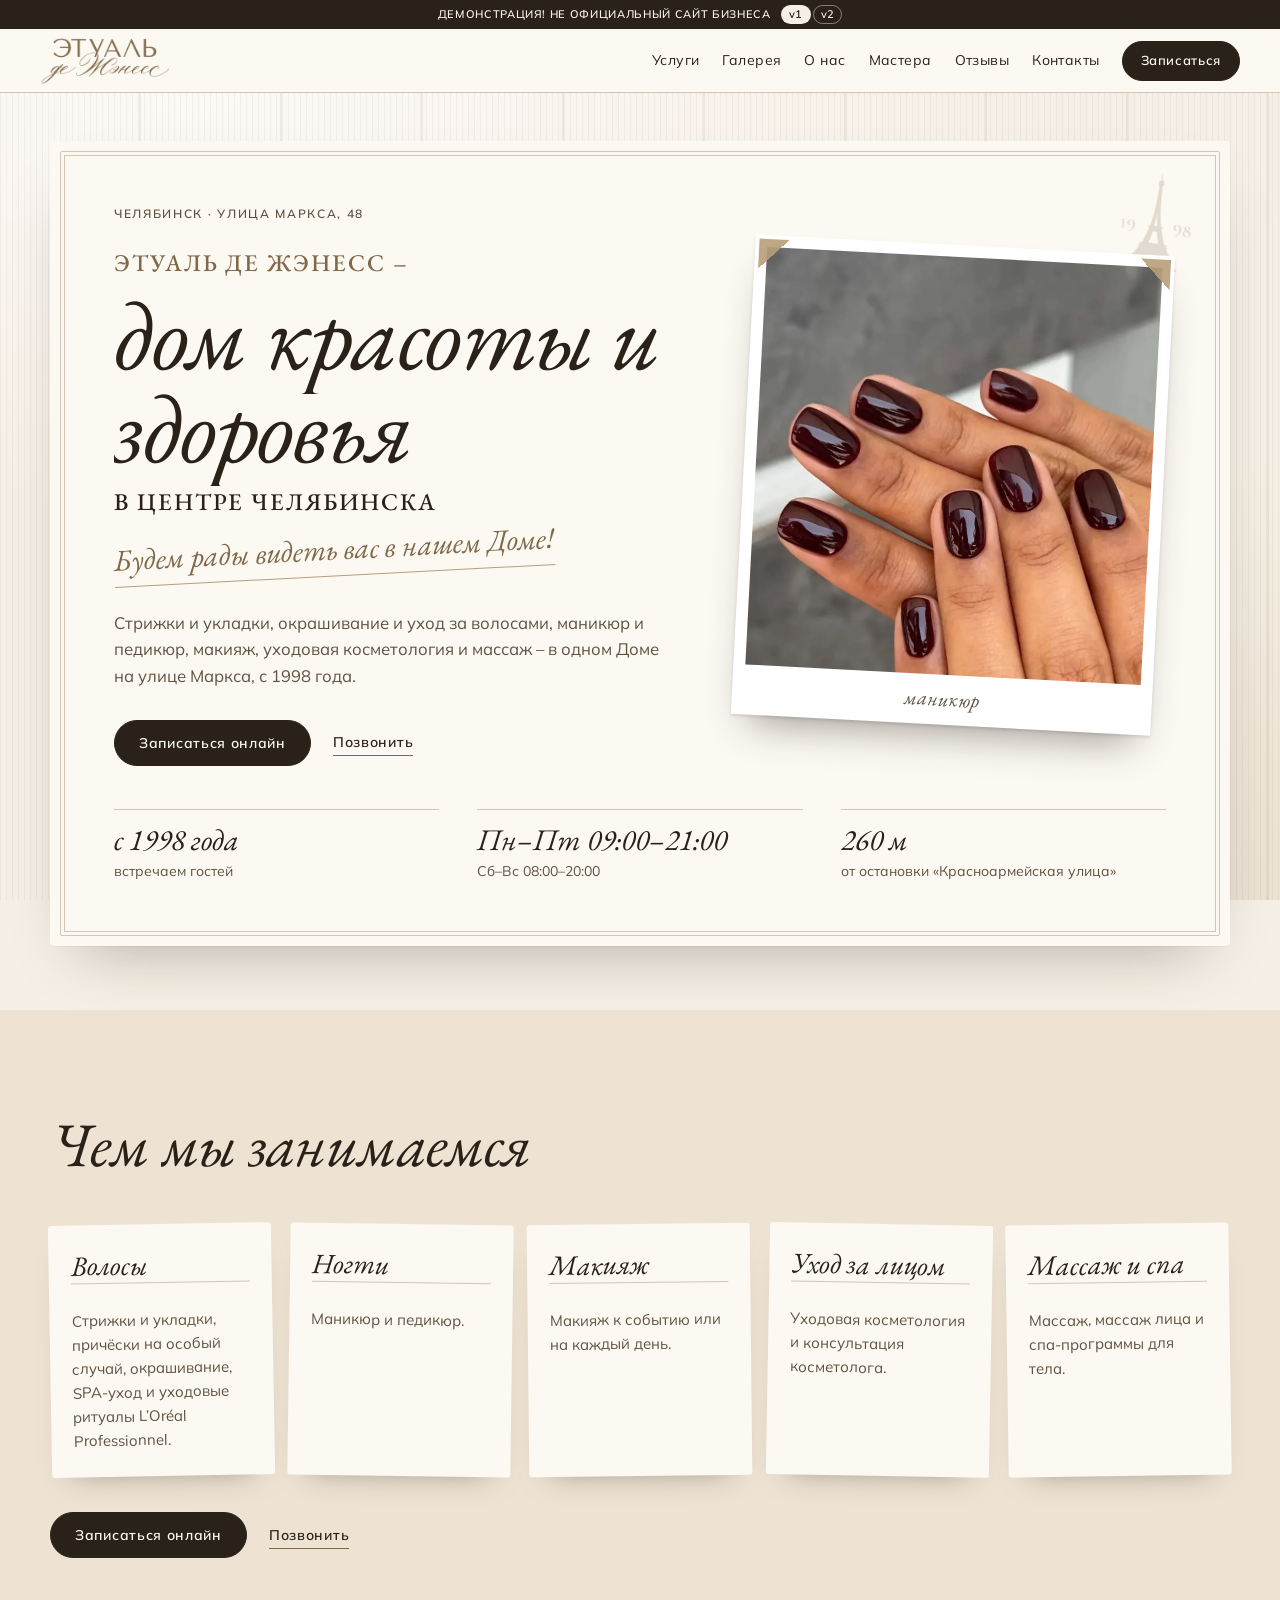
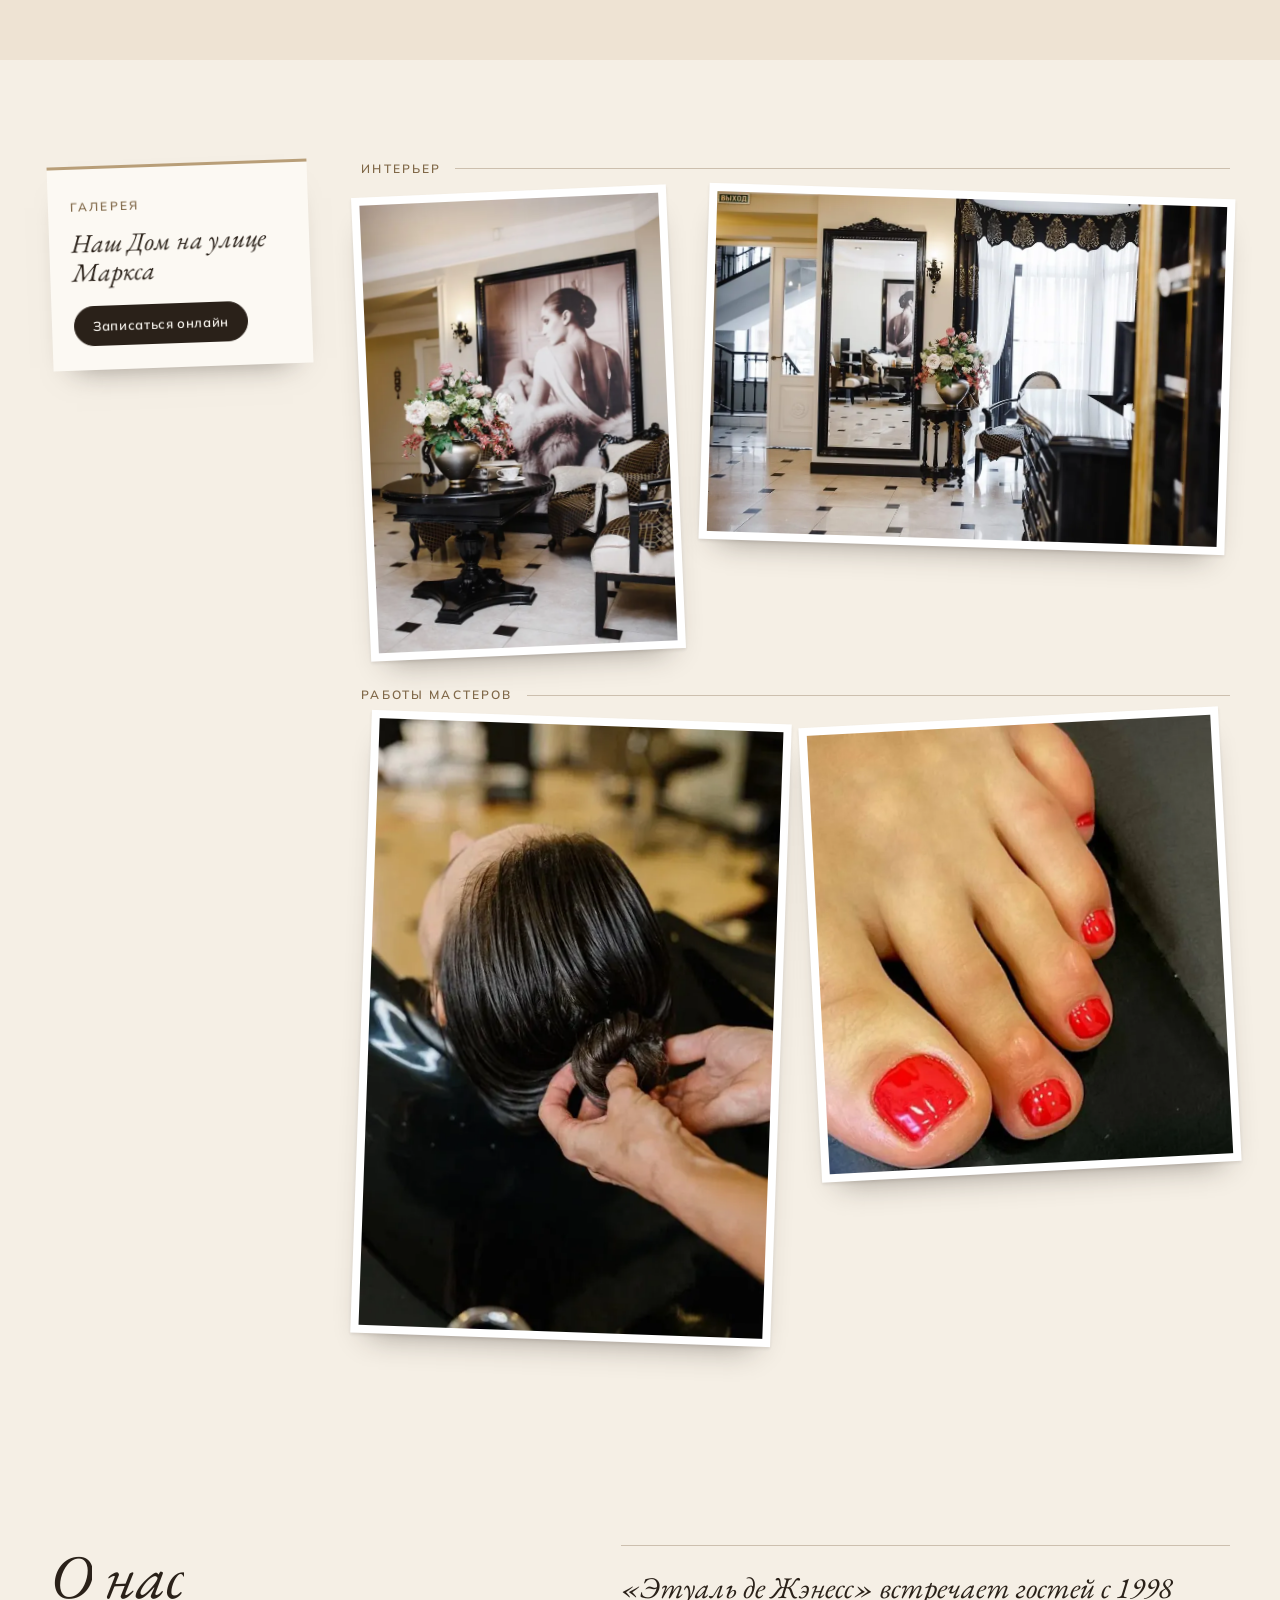
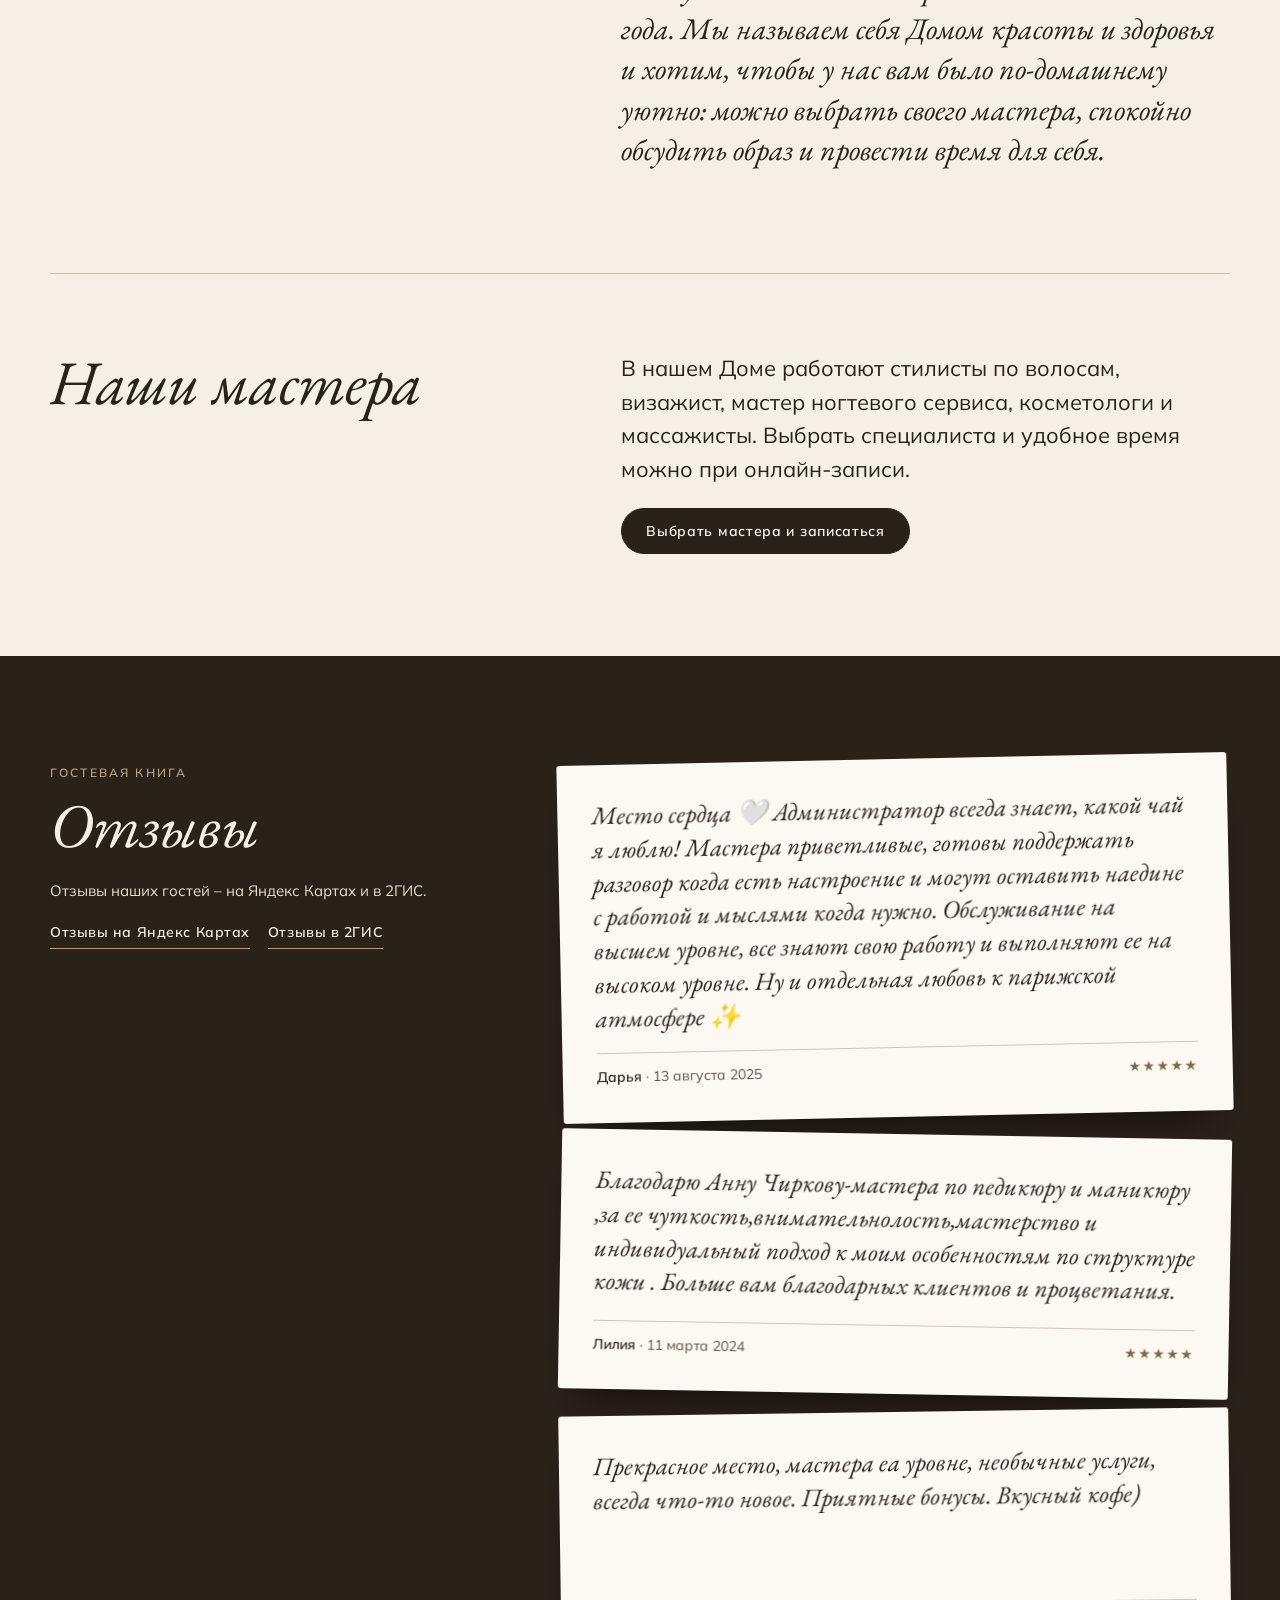
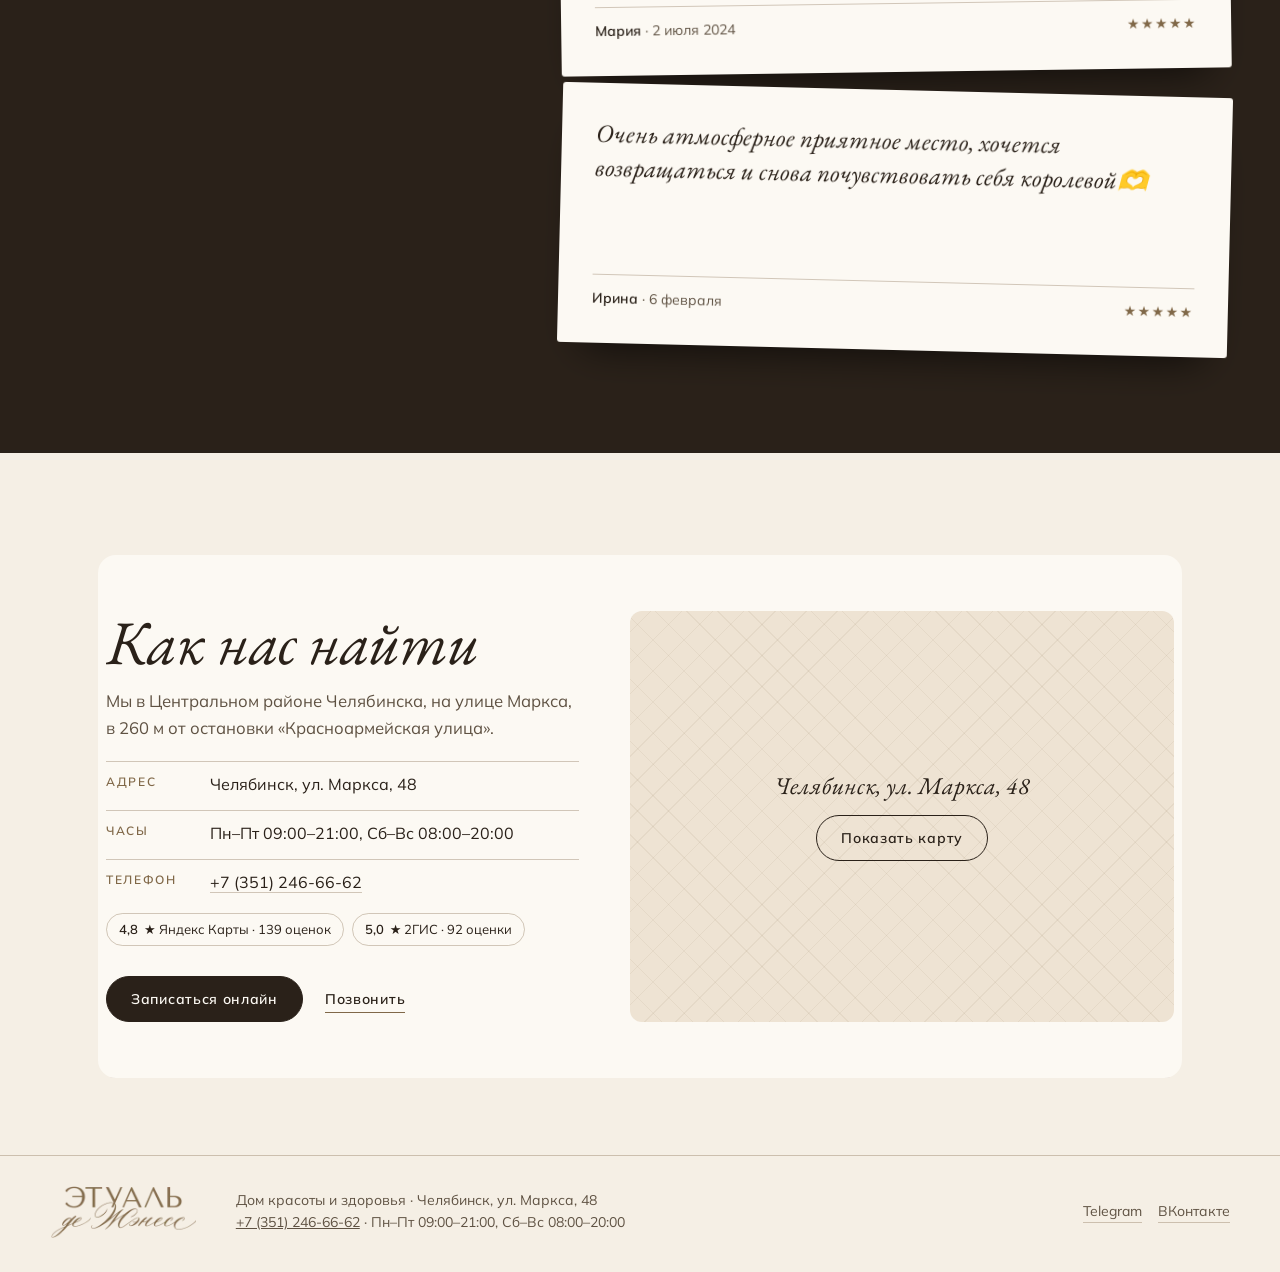
<file: index.html>
<!doctype html>
<html lang="ru">
<head>
<meta charset="utf-8">
<meta name="viewport" content="width=device-width, initial-scale=1.0">
<meta name="robots" content="noindex, nofollow">
<title>Этуаль де Жэнесс · дом красоты и здоровья в Челябинске</title>
<meta name="description" content="Этуаль де Жэнесс · дом красоты и здоровья на улице Маркса в Челябинске с 1998 года: стрижки, окрашивание, маникюр, педикюр, макияж, косметология, массаж.">
<meta name="theme-color" content="#2A2119">
<link rel="icon" sizes="any" href="logos/favicon.ico">
<link rel="icon" type="image/png" sizes="32x32" href="logos/favicon-32x32.png">
<link rel="apple-touch-icon" sizes="180x180" href="logos/apple-touch-icon.png">
<link rel="preload" href="fonts/garamond-italic.woff2" as="font" type="font/woff2" crossorigin>
<link rel="preload" href="fonts/mulish-400.woff2" as="font" type="font/woff2" crossorigin>
<link rel="preload" href="img/work-manicure.webp" as="image" fetchpriority="high">
<link rel="stylesheet" href="css/fonts.css">
<link rel="stylesheet" href="css/styles.css">
<script>(function(h){if(window.matchMedia&&matchMedia('(prefers-reduced-motion: no-preference)').matches){h.classList.add('m-on');setTimeout(function(){if(!h.classList.contains('m-ready'))h.classList.remove('m-on');},2500);}})(document.documentElement);</script>
</head>
<body>
<div class="bg" aria-hidden="true"></div>
<div class="spot" aria-hidden="true"></div>

<div class="top">
  <div class="demo"><span>ДЕМОНСТРАЦИЯ! НЕ ОФИЦИАЛЬНЫЙ САЙТ БИЗНЕСА</span><nav class="sw" aria-label="Версии"><a href="./" aria-current="page">v1</a><a href="v2/">v2</a></nav></div>
  <header class="hd">
    <a class="sign" href="#top" aria-label="Этуаль де Жэнесс, наверх"><img src="img/sign.webp" alt="Этуаль де Жэнесс" width="314" height="112"></a>
    <nav class="nav" aria-label="Разделы">
      <a href="#services">Услуги</a><a href="#gallery">Галерея</a><a href="#about">О нас</a><a href="#team">Мастера</a><a href="#reviews">Отзывы</a><a href="#contacts">Контакты</a>
    </nav>
    <a class="btn btn-s" href="https://n268707.yclients.ru/" target="_blank" rel="noopener">Записаться</a>
    <button class="burger" type="button" aria-expanded="false" aria-controls="menu" aria-label="Меню"><span></span></button>
  </header>
  <nav class="menu" id="menu" aria-label="Меню">
    <a href="#services">Услуги</a><a href="#gallery">Галерея</a><a href="#about">О нас</a><a href="#team">Мастера</a><a href="#reviews">Отзывы</a><a href="#contacts">Контакты</a>
  </nav>
</div>
<div class="spacer"></div>

<main id="top">
  <section class="hero" data-tone="paper" aria-label="Этуаль де Жэнесс">
    <div class="wrap">
      <div class="card">
        <img class="seal" src="img/tower.webp" alt="" width="92" height="240" aria-hidden="true">
        <div class="txt">
          <p class="brow">Челябинск · улица Маркса, 48</p>
          <h1 class="h1"><span class="h1a">Этуаль де Жэнесс –</span> <span class="h1b" data-split>дом красоты и здоровья</span> <span class="h1c">в центре Челябинска</span></h1>
          <p class="note" data-rv>Будем рады видеть вас в нашем Доме!</p>
          <p class="lead">Стрижки и укладки, окрашивание и уход за волосами, маникюр и педикюр, макияж, уходовая косметология и массаж – в одном Доме на улице Маркса, с 1998 года.</p>
          <div class="cta">
            <a class="btn" href="https://n268707.yclients.ru/" target="_blank" rel="noopener">Записаться онлайн</a>
            <a class="tel" href="tel:+73512466662">Позвонить</a>
          </div>
        </div>
        <div class="pic">
          <div class="tiltbox" data-tilt>
            <figure class="polaroid" data-pin style="--r:3deg;--ar:720/760">
              <span class="corner tl"></span><span class="corner tr"></span>
              <img src="img/work-manicure.webp" alt="Маникюр: короткие ногти, тёмно-бордовое покрытие" width="720" height="862" fetchpriority="high" style="object-position:50% 70%">
              <figcaption>маникюр</figcaption>
            </figure>
          </div>
        </div>
        <ul class="facts">
          <li><span class="rule" data-ln></span><b>с 1998 года</b><span>встречаем гостей</span></li>
          <li><span class="rule" data-ln></span><b>Пн–Пт 09:00–21:00</b><span>Сб–Вс 08:00–20:00</span></li>
          <li><span class="rule" data-ln></span><b>260 м</b><span>от остановки «Красноармейская улица»</span></li>
        </ul>
      </div>
    </div>
  </section>

  <section class="sec svc" id="services" data-tone="blush">
    <div class="wrap">
      <div class="svc-head">
        <h2 class="h2" data-split>Чем мы занимаемся</h2>
      </div>
      <div class="cards" data-st>
        <article class="sc" data-rv style="--r:-1deg"><h3>Волосы</h3><p>Стрижки и укладки, причёски на особый случай, окрашивание, SPA-уход и уходовые ритуалы L’Oréal Professionnel.</p></article>
        <article class="sc" data-rv style="--r:.8deg"><h3>Ногти</h3><p>Маникюр и педикюр.</p></article>
        <article class="sc" data-rv style="--r:-.6deg"><h3>Макияж</h3><p>Макияж к событию или на каждый день.</p></article>
        <article class="sc" data-rv style="--r:1deg"><h3>Уход за лицом</h3><p>Уходовая косметология и консультация косметолога.</p></article>
        <article class="sc" data-rv style="--r:-.8deg"><h3>Массаж и спа</h3><p>Массаж, массаж лица и спа-программы для тела.</p></article>
      </div>
      <div class="cta" data-rv>
        <a class="btn" href="https://n268707.yclients.ru/" target="_blank" rel="noopener">Записаться онлайн</a>
        <a class="tel" href="tel:+73512466662">Позвонить</a>
      </div>
    </div>
  </section>

  <section class="sec gal" id="gallery" data-tone="paper">
    <div class="wrap gal-grid">
      <aside class="gnote">
        <span class="eyebrow">Галерея</span>
        <p>Наш Дом на улице Маркса</p>
        <a class="btn btn-s" href="https://n268707.yclients.ru/" target="_blank" rel="noopener">Записаться онлайн</a>
      </aside>
      <div class="gsets">
        <div class="gset">
          <h3>Интерьер</h3>
          <div class="photos wide" data-st>
            <figure class="ph" data-pin style="--r:-2.5deg"><img src="img/interior-lounge.webp" alt="Лаунж: чёрный круглый стол, цветы, кресла и большой портрет на стене" width="640" height="959" loading="lazy"></figure>
            <figure class="ph" data-pin style="--r:1.8deg"><img src="img/interior-hall.webp" alt="Холл: высокое зеркало в чёрной раме, цветы и белые шторы" width="1000" height="667" loading="lazy"></figure>
          </div>
        </div>
        <div class="gset">
          <h3>Работы мастеров</h3>
          <div class="photos" data-st>
            <figure class="ph" data-pin style="--r:2deg"><img src="img/work-updo.webp" alt="Стилист собирает тёмные волосы в пучок" width="533" height="800" loading="lazy"></figure>
            <figure class="ph" data-pin style="--r:-3deg"><img src="img/work-pedicure.webp" alt="Педикюр с красным покрытием" width="640" height="695" loading="lazy"></figure>
          </div>
        </div>
      </div>
    </div>
  </section>

  <section class="sec about" id="about" data-tone="paper">
    <div class="wrap ab">
      <h2 class="h2" data-split>О нас</h2>
      <div>
        <div class="rule" data-ln></div>
        <p data-rv style="--dl:200ms;margin-top:22px">«Этуаль де Жэнесс» встречает гостей с 1998 года. Мы называем себя Домом красоты и здоровья и хотим, чтобы у нас вам было по-домашнему уютно: можно выбрать своего мастера, спокойно обсудить образ и провести время для себя.</p>
      </div>
    </div>
  </section>

  <section class="sec team" id="team" data-tone="paper">
    <div class="wrap tm">
      <h2 class="h2" data-split>Наши мастера</h2>
      <div>
        <p class="big" data-glow>В нашем Доме работают стилисты по волосам, визажист, мастер ногтевого сервиса, косметологи и массажисты. Выбрать специалиста и удобное время можно при онлайн-записи.</p>
        <div class="cta"><a class="btn" href="https://n268707.yclients.ru/" target="_blank" rel="noopener">Выбрать мастера и записаться</a></div>
      </div>
    </div>
  </section>

  <section class="sec rev" id="reviews" data-tone="dark">
    <div class="wrap rv-grid">
      <div class="rv-side">
        <span class="eyebrow">Гостевая книга</span>
        <h2 class="h2" data-split style="margin-top:10px">Отзывы</h2>
        <p class="more">Отзывы наших гостей – на Яндекс Картах и в 2ГИС.</p>
        <div class="links">
          <a href="https://yandex.com/maps/org/etual_de_zheness/1066607050/reviews/" target="_blank" rel="noopener">Отзывы на Яндекс Картах</a>
          <a href="https://2gis.ru/chelyabinsk/firm/2111590606315289/tab/reviews" target="_blank" rel="noopener">Отзывы в 2ГИС</a>
        </div>
      </div>
      <ul class="stack">
        <li class="q" style="--i:0;--r:-1.2deg"><blockquote>Место сердца 🤍 Администратор всегда знает, какой чай я люблю! Мастера приветливые, готовы поддержать разговор когда есть настроение и могут оставить наедине с работой и мыслями когда нужно. Обслуживание на высшем уровне, все знают свою работу и выполняют ее на высоком уровне. Ну и отдельная любовь к парижской атмосфере ✨</blockquote><p class="who"><span><b>Дарья</b> · 13 августа 2025</span><span class="stars" aria-label="5 из 5">★★★★★</span></p></li>
        <li class="q" style="--i:1;--r:1deg"><blockquote>Благодарю Анну Чиркову-мастера по педикюру и маникюру ,за ее чуткость,внимательнолость,мастерство и индивидуальный подход к моим особенностям по структуре кожи . Больше вам благодарных клиентов и процветания.</blockquote><p class="who"><span><b>Лилия</b> · 11 марта 2024</span><span class="stars" aria-label="5 из 5">★★★★★</span></p></li>
        <li class="q" style="--i:2;--r:-.8deg"><blockquote>Прекрасное место, мастера еа уровне, необычные услуги, всегда что-то новое. Приятные бонусы. Вкусный кофе)</blockquote><p class="who"><span><b>Мария</b> · 2 июля 2024</span><span class="stars" aria-label="5 из 5">★★★★★</span></p></li>
        <li class="q" style="--i:3;--r:1.4deg"><blockquote>Очень атмосферное приятное место, хочется возвращаться и снова почувствовать себя королевой🫶</blockquote><p class="who"><span><b>Ирина</b> · 6 февраля</span><span class="stars" aria-label="5 из 5">★★★★★</span></p></li>
      </ul>
    </div>
  </section>

  <section class="sec con" id="contacts" data-tone="paper">
    <div class="wrap">
      <div class="panel" data-panel>
        <div>
          <h2 class="h2" data-split>Как нас найти</h2>
          <p class="lead">Мы в Центральном районе Челябинска, на улице Маркса, в 260 м от остановки «Красноармейская улица».</p>
          <dl class="dl">
            <div><dt>Адрес</dt><dd>Челябинск, ул. Маркса, 48</dd></div>
            <div><dt>Часы</dt><dd>Пн–Пт 09:00–21:00, Сб–Вс 08:00–20:00</dd></div>
            <div><dt>Телефон</dt><dd><a href="tel:+73512466662">+7 (351) 246-66-62</a></dd></div>
          </dl>
          <div class="badges">
            <a class="badge" href="https://yandex.com/maps/org/etual_de_zheness/1066607050/reviews/" target="_blank" rel="noopener"><b>4,8</b> ★ Яндекс Карты · 139 оценок</a>
            <a class="badge" href="https://2gis.ru/chelyabinsk/firm/2111590606315289/tab/reviews" target="_blank" rel="noopener"><b>5,0</b> ★ 2ГИС · 92 оценки</a>
          </div>
          <div class="cta">
            <a class="btn" href="https://n268707.yclients.ru/" target="_blank" rel="noopener">Записаться онлайн</a>
            <a class="tel" href="tel:+73512466662">Позвонить</a>
          </div>
        </div>
        <div class="map">
          <p>Челябинск, ул. Маркса, 48</p>
          <button class="btn btn-o" type="button" data-map="https://yandex.ru/map-widget/v1/org/etual_de_zheness/1066607050/?z=17">Показать карту</button>
        </div>
      </div>
    </div>
  </section>
</main>

<footer class="ft">
  <div class="wrap">
    <img src="img/sign.webp" alt="Этуаль де Жэнесс" width="314" height="112" loading="lazy">
    <p>Дом красоты и здоровья · Челябинск, ул. Маркса, 48<br><a href="tel:+73512466662">+7 (351) 246-66-62</a> · Пн–Пт 09:00–21:00, Сб–Вс 08:00–20:00</p>
    <nav aria-label="Соцсети"><a href="https://t.me/edj_salon" target="_blank" rel="noopener">Telegram</a><a href="https://vk.ru/edj_salon" target="_blank" rel="noopener">ВКонтакте</a></nav>
  </div>
</footer>
<script src="js/motion.js" defer></script>
</body>
</html>
</file>
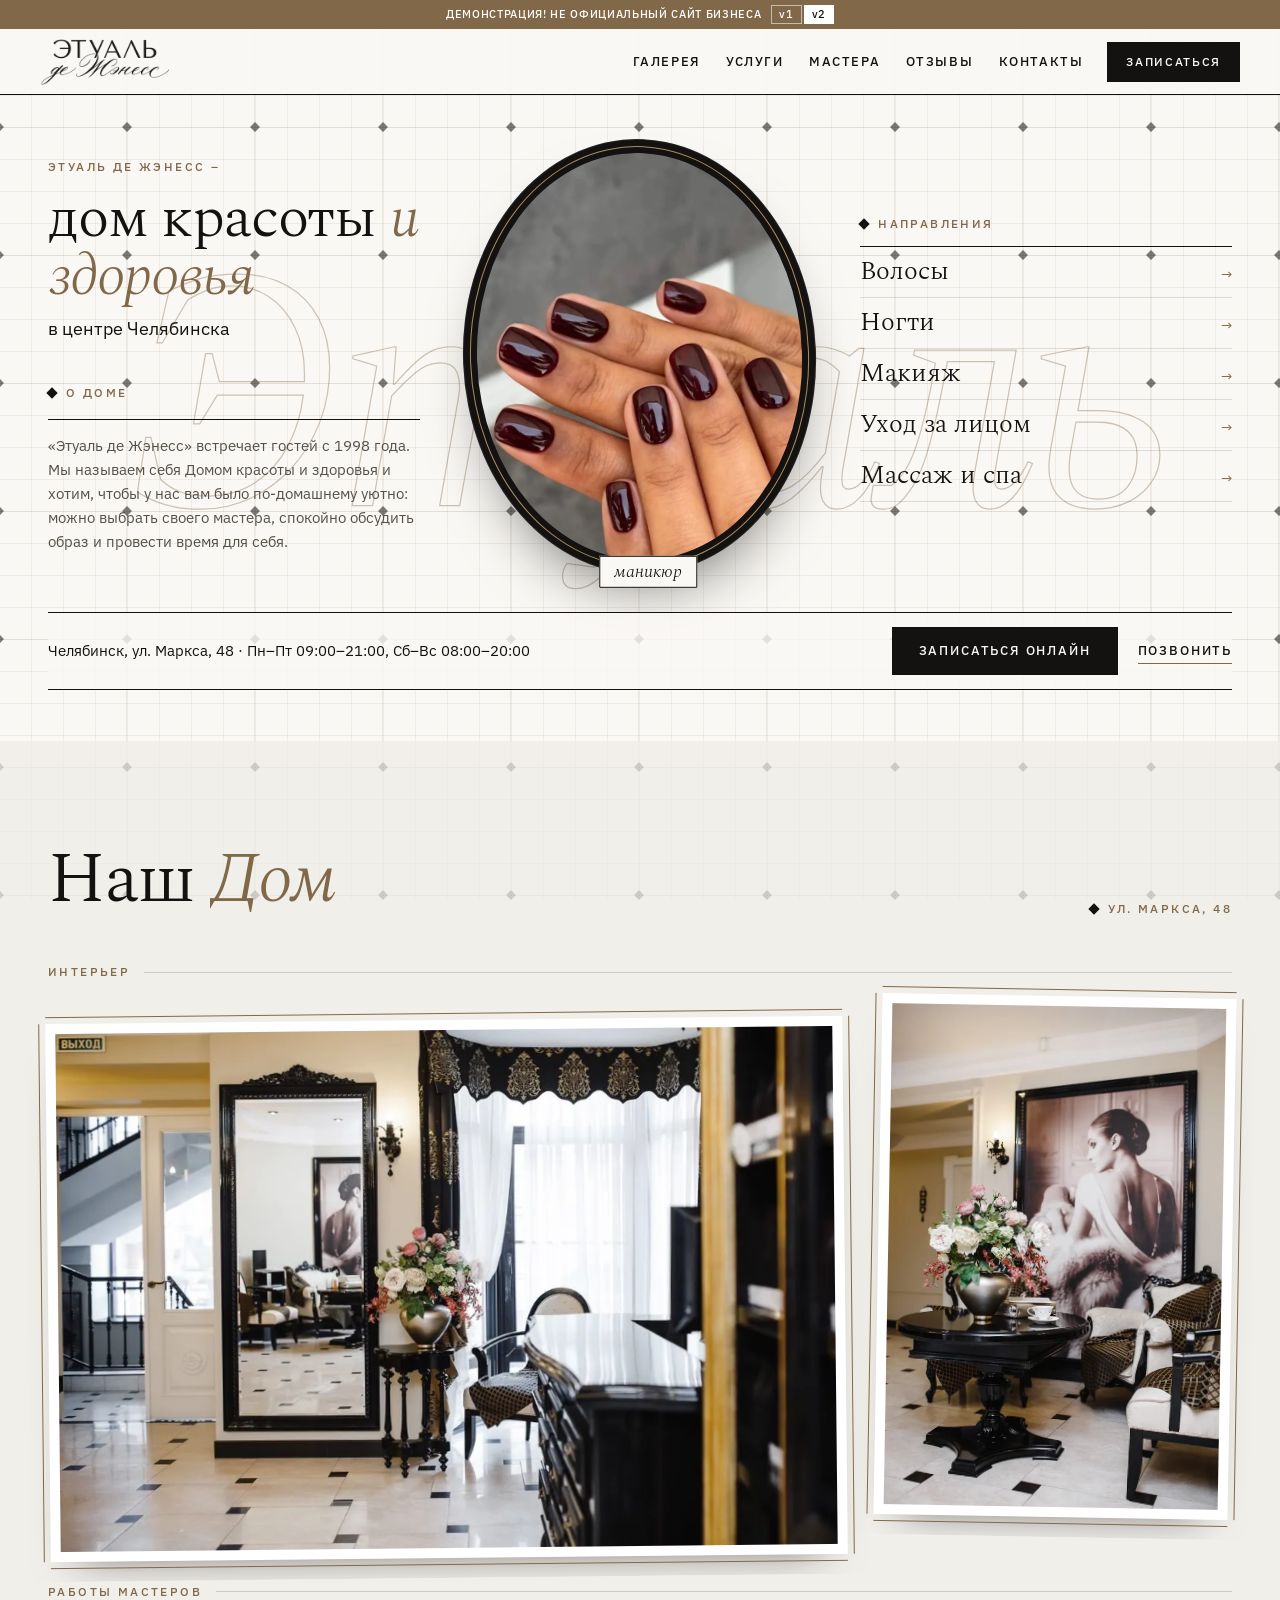
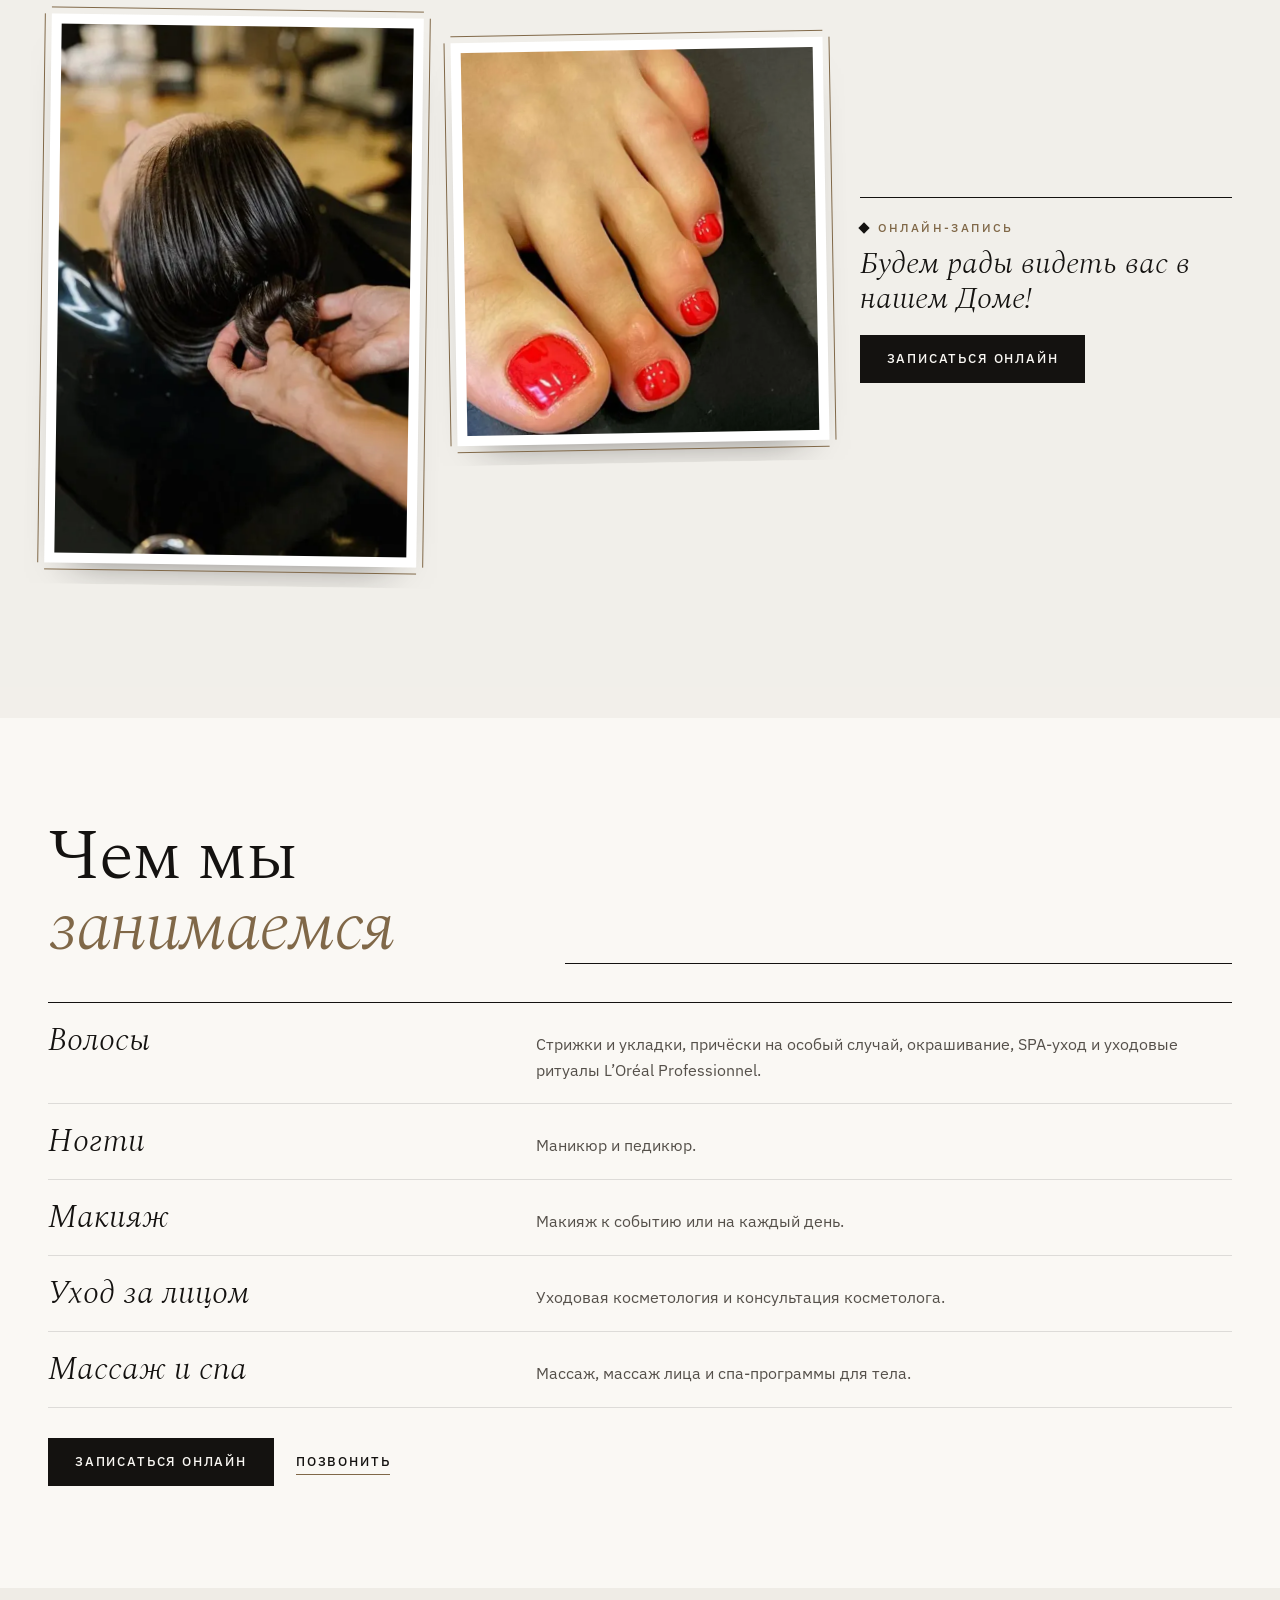
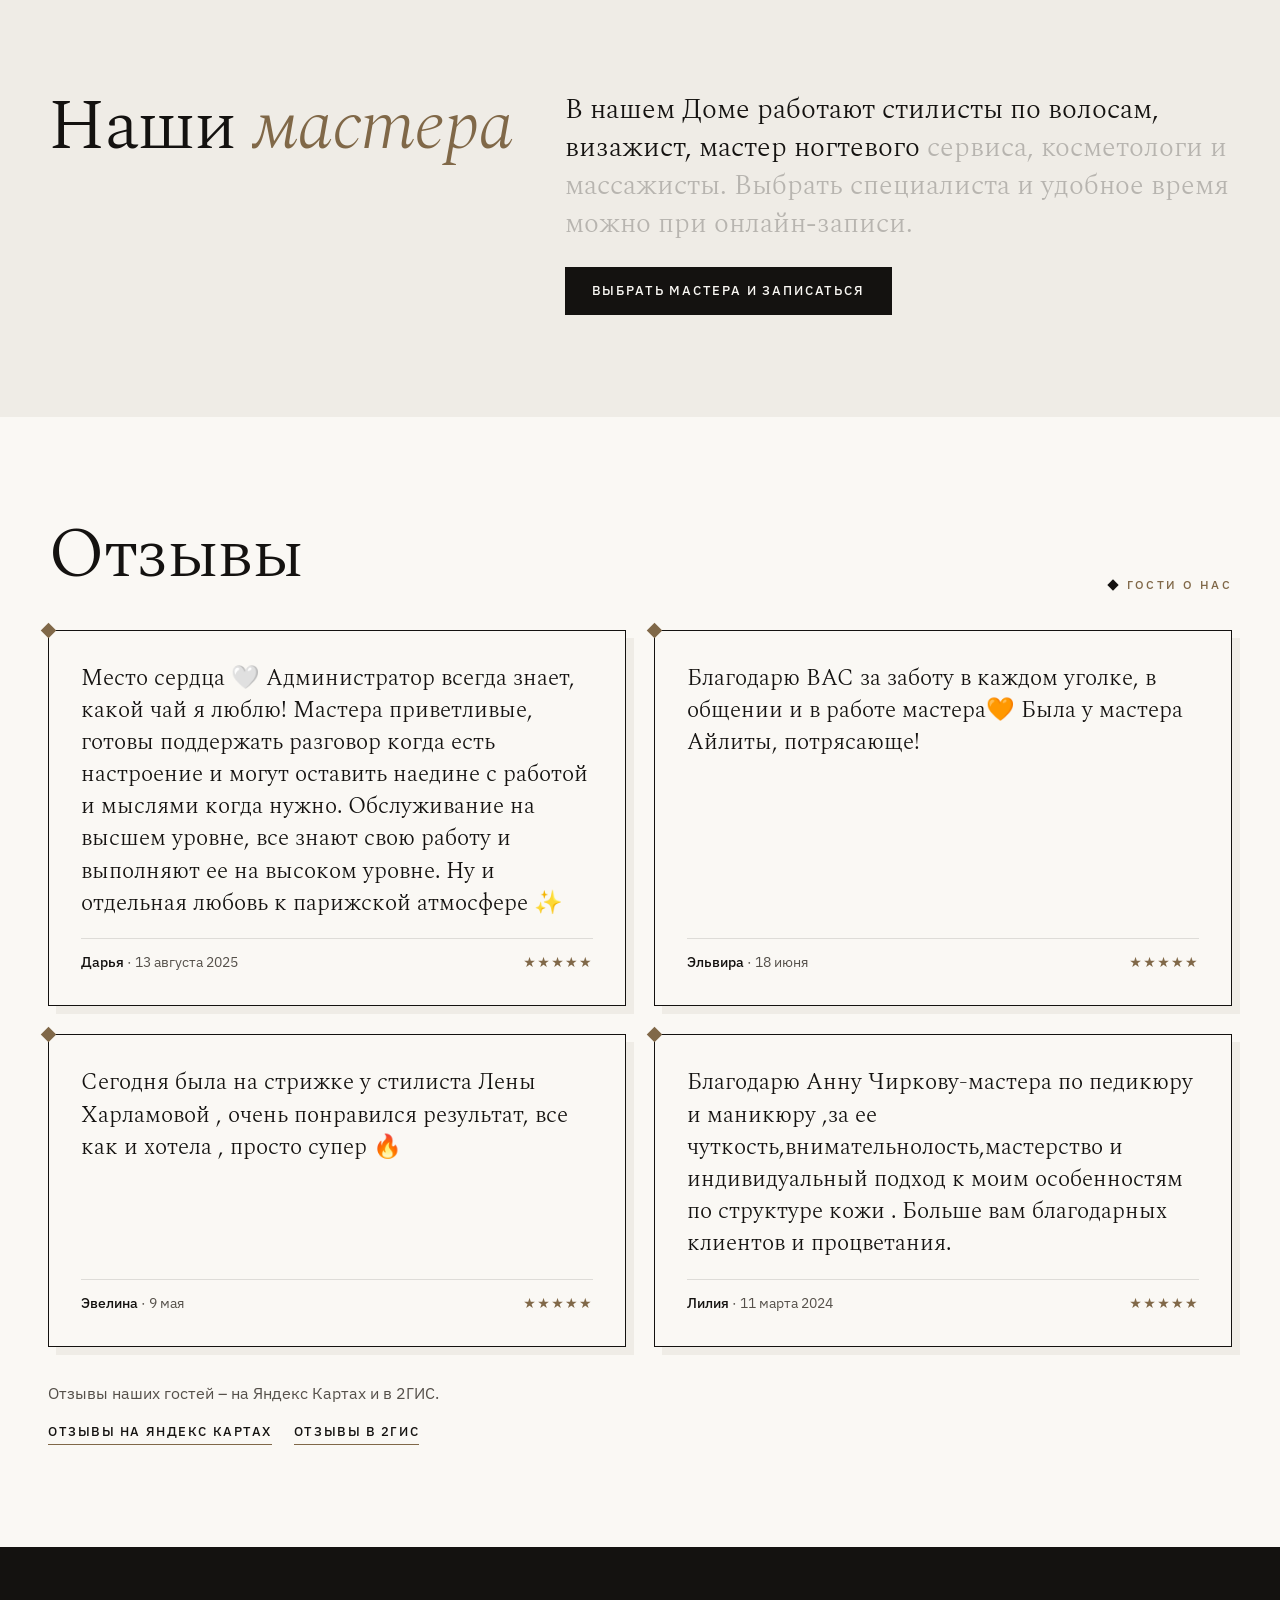
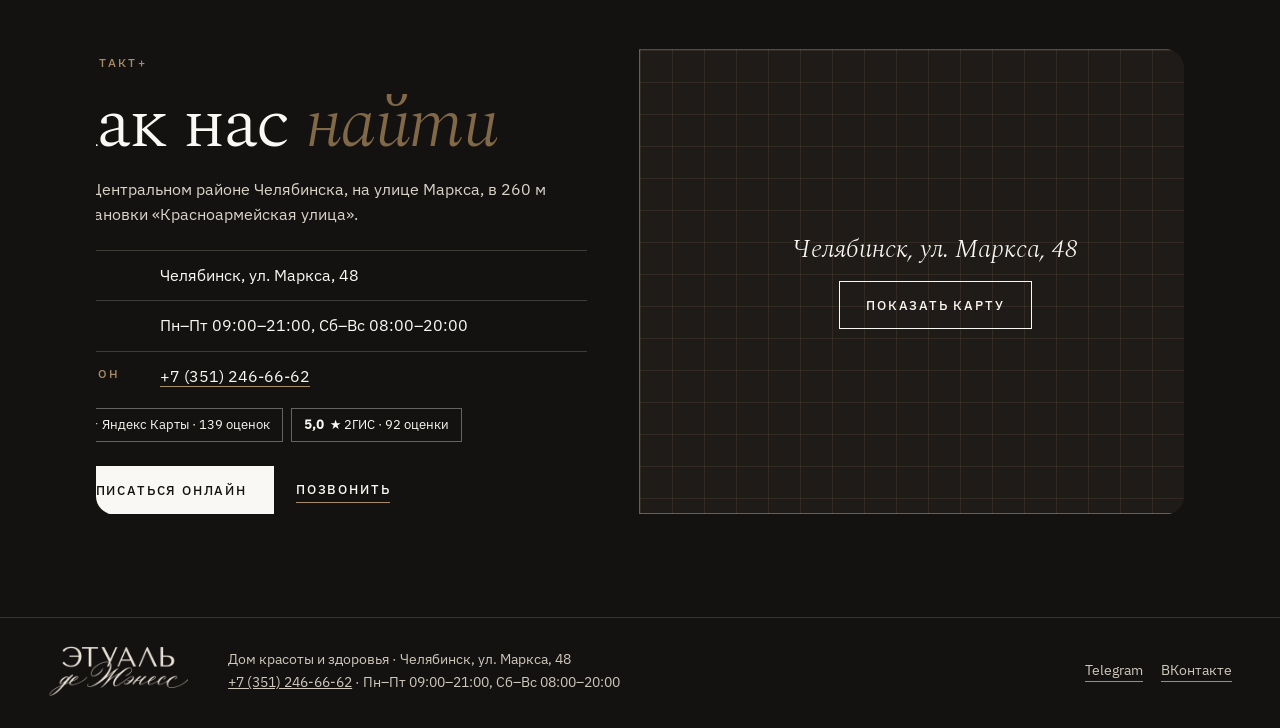
<file: v2/index.html>
<!doctype html>
<html lang="ru">
<head>
<meta charset="utf-8">
<meta name="viewport" content="width=device-width, initial-scale=1.0">
<meta name="robots" content="noindex, nofollow">
<title>Этуаль де Жэнесс · дом красоты и здоровья в Челябинске</title>
<meta name="description" content="Этуаль де Жэнесс · дом красоты и здоровья на улице Маркса в Челябинске с 1998 года: стрижки, окрашивание, маникюр, педикюр, макияж, косметология, массаж.">
<meta name="theme-color" content="#141210">
<link rel="icon" sizes="any" href="logos/favicon.ico">
<link rel="icon" type="image/png" sizes="32x32" href="logos/favicon-32x32.png">
<link rel="apple-touch-icon" sizes="180x180" href="logos/apple-touch-icon.png">
<link rel="preload" href="fonts/spectral-light.woff2" as="font" type="font/woff2" crossorigin>
<link rel="preload" href="fonts/plex-400.woff2" as="font" type="font/woff2" crossorigin>
<link rel="preload" href="img/work-manicure.webp" as="image" fetchpriority="high">
<link rel="stylesheet" href="css/fonts.css">
<link rel="stylesheet" href="css/styles.css">
<script>(function(h){if(window.matchMedia&&matchMedia('(prefers-reduced-motion: no-preference)').matches){h.classList.add('m-on');setTimeout(function(){if(!h.classList.contains('m-ready'))h.classList.remove('m-on');},2500);}})(document.documentElement);</script>
</head>
<body>
<div class="bg" aria-hidden="true"></div>
<div class="spot" aria-hidden="true"></div>

<div class="top">
  <div class="demo"><span>ДЕМОНСТРАЦИЯ! НЕ ОФИЦИАЛЬНЫЙ САЙТ БИЗНЕСА</span><nav class="sw" aria-label="Версии"><a href="../">v1</a><a href="./" aria-current="page">v2</a></nav></div>
  <header class="hd">
    <a class="sign" href="#top" aria-label="Этуаль де Жэнесс, наверх"><img src="img/sign-ink.webp" alt="Этуаль де Жэнесс" width="314" height="112"></a>
    <nav class="nav" aria-label="Разделы">
      <a href="#gallery">Галерея</a><a href="#services">Услуги</a><a href="#team">Мастера</a><a href="#reviews">Отзывы</a><a href="#contacts">Контакты</a>
    </nav>
    <a class="btn btn-s" href="https://n268707.yclients.ru/" target="_blank" rel="noopener">Записаться</a>
    <button class="burger" type="button" aria-expanded="false" aria-controls="menu" aria-label="Меню"><span></span></button>
  </header>
  <nav class="menu" id="menu" aria-label="Меню">
    <a href="#gallery">Галерея</a><a href="#services">Услуги</a><a href="#team">Мастера</a><a href="#reviews">Отзывы</a><a href="#contacts">Контакты</a>
  </nav>
</div>
<div class="spacer"></div>

<main id="top">
  <section class="hero" aria-label="Этуаль де Жэнесс">
    <div class="wrap">
      <div class="hgrid">
        <p class="word" aria-hidden="true" data-pin>Этуаль</p>
        <div class="head">
          <h1 class="h1"><span class="h1a">Этуаль де Жэнесс –</span> <span class="h1b" data-split>дом красоты <i>и здоровья</i></span> <span class="h1c">в центре Челябинска</span></h1>
        </div>
        <div class="work" data-tiltwrap>
          <figure class="cameo" data-tilt data-pin>
            <div class="ring"><img src="img/work-manicure.webp" alt="Маникюр: короткие ногти, тёмно-бордовое покрытие" width="720" height="862" fetchpriority="high"></div>
            <figcaption>маникюр</figcaption>
          </figure>
        </div>
        <div class="about" data-rv>
          <span class="lbl" data-mark><span class="sr">О Доме</span><span class="nz" aria-hidden="true">О Доме</span></span>
          <p class="txt" style="margin-top:10px">«Этуаль де Жэнесс» встречает гостей с 1998 года. Мы называем себя Домом красоты и здоровья и хотим, чтобы у нас вам было по-домашнему уютно: можно выбрать своего мастера, спокойно обсудить образ и провести время для себя.</p>
        </div>
        <nav class="svcs" data-rv aria-label="Направления">
          <span class="lbl" data-mark><span class="sr">Направления</span><span class="nz" aria-hidden="true">Направления</span></span>
          <ul>
            <li><a href="#services">Волосы</a></li><li><a href="#services">Ногти</a></li><li><a href="#services">Макияж</a></li><li><a href="#services">Уход за лицом</a></li><li><a href="#services">Массаж и спа</a></li>
          </ul>
        </nav>
        <div class="bar">
          <p>Челябинск, ул. Маркса, 48 · Пн–Пт 09:00–21:00, Сб–Вс 08:00–20:00</p>
          <div class="cta"><a class="btn" href="https://n268707.yclients.ru/" target="_blank" rel="noopener">Записаться онлайн</a><a class="tel" href="tel:+73512466662">Позвонить</a></div>
        </div>
      </div>
    </div>
  </section>

  <section class="sec gal" id="gallery" data-tone="marble">
    <div class="wrap">
      <div class="ghead">
        <h2 class="h2" data-split>Наш <em>Дом</em></h2>
        <span class="lbl" data-mark><span class="sr">ул. Маркса, 48</span><span class="nz" aria-hidden="true">ул. Маркса, 48</span></span>
      </div>
      <h3 class="gsub">Интерьер</h3>
      <div class="ggrid int" data-st>
        <figure class="fr g-hall drift" data-cur style="--r:-.6deg"><img src="img/interior-hall.webp" alt="Холл: высокое зеркало в чёрной раме, цветы и белые шторы" width="1000" height="667" loading="lazy"></figure>
        <figure class="fr g-lounge" data-cur style="--r:1deg"><img src="img/interior-lounge.webp" alt="Лаунж: чёрный круглый стол, цветы, кресла и большой портрет на стене" width="640" height="959" loading="lazy"></figure>
      </div>
      <h3 class="gsub">Работы мастеров</h3>
      <div class="ggrid" data-st>
        <figure class="fr g-updo" data-cur style="--r:.8deg"><img src="img/work-updo.webp" alt="Стилист собирает тёмные волосы в пучок" width="533" height="800" loading="lazy"></figure>
        <figure class="fr g-pedi drift" data-cur style="--r:-1deg"><img src="img/work-pedicure.webp" alt="Педикюр с красным покрытием" width="640" height="695" loading="lazy"></figure>
        <div class="gnote" data-rv>
          <span class="lbl">Онлайн-запись</span>
          <p>Будем рады видеть вас в нашем Доме!</p>
          <a class="btn" href="https://n268707.yclients.ru/" target="_blank" rel="noopener">Записаться онлайн</a>
        </div>
      </div>
    </div>
  </section>

  <section class="sec svc" id="services" data-tone="ivory">
    <div class="wrap">
      <div class="svc-top">
        <h2 class="h2" data-split>Чем мы <em>занимаемся</em></h2>
        <div class="rule" data-ln style="height:1px;background:var(--ink);transform-origin:left"></div>
      </div>
      <div class="rows" data-st>
        <div class="row" data-rv><h3>Волосы</h3><p>Стрижки и укладки, причёски на особый случай, окрашивание, SPA-уход и уходовые ритуалы L’Oréal Professionnel.</p></div>
        <div class="row" data-rv><h3>Ногти</h3><p>Маникюр и педикюр.</p></div>
        <div class="row" data-rv><h3>Макияж</h3><p>Макияж к событию или на каждый день.</p></div>
        <div class="row" data-rv><h3>Уход за лицом</h3><p>Уходовая косметология и консультация косметолога.</p></div>
        <div class="row" data-rv><h3>Массаж и спа</h3><p>Массаж, массаж лица и спа-программы для тела.</p></div>
      </div>
      <div class="cta" data-rv>
        <a class="btn" href="https://n268707.yclients.ru/" target="_blank" rel="noopener">Записаться онлайн</a>
        <a class="tel" href="tel:+73512466662">Позвонить</a>
      </div>
    </div>
  </section>

  <section class="sec team" id="team" data-tone="marble">
    <div class="wrap tm">
      <h2 class="h2" data-split>Наши <em>мастера</em></h2>
      <div>
        <p class="big" data-glow>В нашем Доме работают стилисты по волосам, визажист, мастер ногтевого сервиса, косметологи и массажисты. Выбрать специалиста и удобное время можно при онлайн-записи.</p>
        <div class="cta"><a class="btn" href="https://n268707.yclients.ru/" target="_blank" rel="noopener">Выбрать мастера и записаться</a></div>
      </div>
    </div>
  </section>

  <section class="sec rev" id="reviews" data-tone="ivory">
    <div class="wrap">
      <div class="rv-top">
        <h2 class="h2" data-split>Отзывы</h2>
        <span class="lbl" data-mark><span class="sr">Гости о нас</span><span class="nz" aria-hidden="true">Гости о нас</span></span>
      </div>
      <ul class="qs">
        <li class="q" style="--i:0"><blockquote>Место сердца 🤍 Администратор всегда знает, какой чай я люблю! Мастера приветливые, готовы поддержать разговор когда есть настроение и могут оставить наедине с работой и мыслями когда нужно. Обслуживание на высшем уровне, все знают свою работу и выполняют ее на высоком уровне. Ну и отдельная любовь к парижской атмосфере ✨</blockquote><p class="who"><span><b>Дарья</b> · 13 августа 2025</span><span class="stars" aria-label="5 из 5">★★★★★</span></p></li>
        <li class="q" style="--i:1"><blockquote>Благодарю ВАС за заботу в каждом уголке, в общении и в работе мастера🧡 Была у мастера Айлиты, потрясающе!</blockquote><p class="who"><span><b>Эльвира</b> · 18 июня</span><span class="stars" aria-label="5 из 5">★★★★★</span></p></li>
        <li class="q" style="--i:2"><blockquote>Сегодня была на стрижке у стилиста Лены Харламовой , очень понравился результат, все как и хотела , просто супер 🔥</blockquote><p class="who"><span><b>Эвелина</b> · 9 мая</span><span class="stars" aria-label="5 из 5">★★★★★</span></p></li>
        <li class="q" style="--i:3"><blockquote>Благодарю Анну Чиркову-мастера по педикюру и маникюру ,за ее чуткость,внимательнолость,мастерство и индивидуальный подход к моим особенностям по структуре кожи . Больше вам благодарных клиентов и процветания.</blockquote><p class="who"><span><b>Лилия</b> · 11 марта 2024</span><span class="stars" aria-label="5 из 5">★★★★★</span></p></li>
      </ul>
      <div class="links">
        <p>Отзывы наших гостей – на Яндекс Картах и в 2ГИС.</p>
        <a href="https://yandex.com/maps/org/etual_de_zheness/1066607050/reviews/" target="_blank" rel="noopener">Отзывы на Яндекс Картах</a>
        <a href="https://2gis.ru/chelyabinsk/firm/2111590606315289/tab/reviews" target="_blank" rel="noopener">Отзывы в 2ГИС</a>
      </div>
    </div>
  </section>

  <section class="sec con" id="contacts" data-tone="dark">
    <div class="wrap">
      <div class="panel" data-panel>
        <div>
          <span class="lbl" data-mark><span class="sr">Контакты</span><span class="nz" aria-hidden="true">Контакты</span></span>
          <h2 class="h2" data-split style="margin-top:14px">Как нас <em>найти</em></h2>
          <p class="lead">Мы в Центральном районе Челябинска, на улице Маркса, в 260 м от остановки «Красноармейская улица».</p>
          <dl class="dl">
            <div><dt>Адрес</dt><dd>Челябинск, ул. Маркса, 48</dd></div>
            <div><dt>Часы</dt><dd>Пн–Пт 09:00–21:00, Сб–Вс 08:00–20:00</dd></div>
            <div><dt>Телефон</dt><dd><a href="tel:+73512466662">+7 (351) 246-66-62</a></dd></div>
          </dl>
          <div class="badges">
            <a class="badge" href="https://yandex.com/maps/org/etual_de_zheness/1066607050/reviews/" target="_blank" rel="noopener"><b>4,8</b> ★ Яндекс Карты · 139 оценок</a>
            <a class="badge" href="https://2gis.ru/chelyabinsk/firm/2111590606315289/tab/reviews" target="_blank" rel="noopener"><b>5,0</b> ★ 2ГИС · 92 оценки</a>
          </div>
          <div class="cta">
            <a class="btn" href="https://n268707.yclients.ru/" target="_blank" rel="noopener">Записаться онлайн</a>
            <a class="tel" href="tel:+73512466662">Позвонить</a>
          </div>
        </div>
        <div class="map">
          <p>Челябинск, ул. Маркса, 48</p>
          <button class="btn" type="button" data-map="https://yandex.ru/map-widget/v1/org/etual_de_zheness/1066607050/?z=17">Показать карту</button>
        </div>
      </div>
    </div>
  </section>
</main>

<footer class="ft">
  <div class="wrap">
    <img src="img/sign-light.webp" alt="Этуаль де Жэнесс" width="314" height="112" loading="lazy">
    <p>Дом красоты и здоровья · Челябинск, ул. Маркса, 48<br><a href="tel:+73512466662">+7 (351) 246-66-62</a> · Пн–Пт 09:00–21:00, Сб–Вс 08:00–20:00</p>
    <nav aria-label="Соцсети"><a href="https://t.me/edj_salon" target="_blank" rel="noopener">Telegram</a><a href="https://vk.ru/edj_salon" target="_blank" rel="noopener">ВКонтакте</a></nav>
  </div>
</footer>
<script src="js/motion.js" defer></script>
</body>
</html>
</file>
<file: css/fonts.css>
@font-face{font-family:"EB Garamond";src:url(../fonts/garamond-italic.woff2) format("woff2");font-style:italic;font-weight:400;font-display:swap}
@font-face{font-family:"EB Garamond";src:url(../fonts/garamond-500.woff2) format("woff2");font-style:normal;font-weight:500;font-display:swap}
@font-face{font-family:"Mulish";src:url(../fonts/mulish-400.woff2) format("woff2");font-style:normal;font-weight:400;font-display:swap}
@font-face{font-family:"Mulish";src:url(../fonts/mulish-600.woff2) format("woff2");font-style:normal;font-weight:600;font-display:swap}
</file>
<file: css/styles.css>
:root{
  --paper:#F5EFE5;--card:#FCF9F3;--ink:#2A2119;--mute:#5F5243;--gold:#806848;--gold-l:#B89E78;--line:rgba(128,104,72,.35);
  --blush:#EEE3D3;--dark:#2A2119;--dark2:#3A2E23;
  --top-h:92px;--e:cubic-bezier(.16,1,.3,1);--pin:cubic-bezier(.34,1.56,.64,1);
  --serif:"EB Garamond",Georgia,serif;--sans:"Mulish",system-ui,sans-serif;
}
*,*::before,*::after{box-sizing:border-box}
html,body{overflow-x:clip}
html{scroll-behavior:smooth;-webkit-text-size-adjust:100%}
@media (prefers-reduced-motion:reduce){html{scroll-behavior:auto}}
body{margin:0;font-variant-numeric:lining-nums;background:var(--paper);color:var(--ink);font:400 16px/1.6 var(--sans);-webkit-font-smoothing:antialiased}
img{display:block;max-width:100%;height:auto}
a{color:inherit}
h1,h2,h3{font-weight:400;margin:0}
p{margin:0}
section{scroll-margin-top:calc(var(--top-h) + 8px);position:relative;transition:background-color .9s var(--e)}

/* board: laid writing paper on a fixed layer */
.bg{position:fixed;inset:0;height:100lvh;z-index:-2;pointer-events:none;background:var(--paper)}
.bg::before{content:"";position:absolute;inset:0;
  background:
   repeating-linear-gradient(90deg,rgba(128,104,72,.07) 0 1px,transparent 1px 6px),
   repeating-linear-gradient(90deg,transparent 0 139px,rgba(128,104,72,.10) 139px 141px),
   radial-gradient(120% 80% at 15% 10%,rgba(255,255,255,.7),transparent 60%),
   radial-gradient(90% 70% at 90% 100%,rgba(184,158,120,.18),transparent 70%);}
.spot{position:fixed;left:0;top:0;width:600px;height:600px;border-radius:50%;z-index:-1;pointer-events:none;opacity:0;
  background:radial-gradient(closest-side,rgba(255,250,240,.75),rgba(255,250,240,0));transition:opacity .6s}
.spot.on{opacity:1}

/* top: demo strip + header, fixed */
.top{position:fixed;left:0;right:0;top:0;z-index:50}
.spacer{height:var(--top-h)}
.demo{display:flex;align-items:center;justify-content:center;gap:10px;background:var(--ink);color:#F5EFE5;
  font:600 clamp(8.5px,2.6vw,11px)/1.2 var(--sans);letter-spacing:.06em;padding:5px 10px;min-height:26px;text-align:center}
.sw{display:flex;gap:2px;flex:none}
.sw a{padding:2px 7px;border:1px solid rgba(245,239,229,.45);border-radius:20px;text-decoration:none;letter-spacing:.04em}
.sw a[aria-current]{background:#F5EFE5;color:var(--ink)}
.hd{display:flex;align-items:center;gap:22px;height:64px;padding:0 clamp(14px,4vw,40px);
  background:rgba(252,249,243,.94);border-bottom:1px solid var(--line);backdrop-filter:blur(6px)}
.sign{flex:none;display:block}
.sign img{height:46px;width:auto}
.nav{display:flex;gap:clamp(12px,1.8vw,26px);margin-left:auto;font-size:14px;letter-spacing:.03em}
.nav a{text-decoration:none;padding:6px 0;background:linear-gradient(var(--gold),var(--gold)) 0 100%/0 1px no-repeat;transition:background-size .4s var(--e)}
.nav a:hover{background-size:100% 1px}
.btn{display:inline-flex;align-items:center;justify-content:center;min-height:46px;padding:0 24px;border-radius:999px;
  background:var(--ink);color:#FCF9F3;text-decoration:none;font:600 14px/1 var(--sans);letter-spacing:.05em;border:1px solid var(--ink);transition:background .3s,color .3s}
.btn:hover{background:var(--gold);border-color:var(--gold)}
.btn-s{min-height:40px;padding:0 18px;font-size:13px;flex:none}
.btn-o{background:transparent;color:var(--ink)}
.btn-o:hover{color:#fff}
.burger{display:none;flex:none;width:44px;height:44px;border:1px solid var(--line);border-radius:50%;background:transparent;cursor:pointer;position:relative;padding:0}
.burger span,.burger span::before,.burger span::after{position:absolute;left:12px;right:12px;height:1.5px;background:var(--ink);content:"";transition:transform .3s var(--e),opacity .2s}
.burger span{top:21px}.burger span::before{left:0;right:0;top:-6px}.burger span::after{left:0;right:0;top:6px}
.burger[aria-expanded="true"] span{background:transparent}
.burger[aria-expanded="true"] span::before{transform:translateY(6px) rotate(45deg)}
.burger[aria-expanded="true"] span::after{transform:translateY(-6px) rotate(-45deg)}
.menu{display:none;background:var(--card);border-bottom:1px solid var(--line);padding:8px clamp(14px,4vw,40px) 18px}
.menu.open{display:block}
.menu a{display:block;padding:11px 0;border-bottom:1px solid rgba(128,104,72,.18);text-decoration:none;font:italic 400 22px/1.2 var(--serif)}
@media (max-width:899px){.nav{display:none}.burger{display:block}.hd{gap:10px}.hd .btn-s{margin-left:auto}}
@media (max-width:360px){.brow{letter-spacing:.07em;font-size:11px}.sign img{height:38px}.hd .btn-s{padding:0 12px;font-size:12px}.hd{gap:8px}}

/* type */
.eyebrow{font:600 12px/1.3 var(--sans);letter-spacing:.18em;text-transform:uppercase;color:var(--gold)}
.h2{font:italic 400 clamp(34px,5.4vw,62px)/1.02 var(--serif);letter-spacing:-.01em}
.wrap{width:min(1180px,100% - 2*clamp(16px,4.5vw,48px));margin-inline:auto}
.sec{padding:clamp(48px,8vw,110px) 0}
.rule{height:1px;background:var(--line);transform-origin:left}

/* HERO: carte de visite */
.hero{padding:clamp(18px,4vw,48px) 0 clamp(28px,5vw,64px)}
.card{position:relative;background:var(--card);border-radius:4px;padding:clamp(22px,5vw,64px);
  box-shadow:0 1px 0 rgba(42,33,25,.05),0 30px 60px -30px rgba(42,33,25,.35);
  display:grid;grid-template-columns:1.25fr .95fr;grid-template-areas:"txt pic" "facts facts";gap:clamp(18px,3.4vw,48px) clamp(24px,5vw,72px)}
.card::before{content:"";position:absolute;inset:10px;border:1px solid var(--line);outline:1px solid var(--line);outline-offset:-5px;pointer-events:none;border-radius:2px}
.card .seal{position:absolute;right:clamp(14px,3vw,34px);top:clamp(14px,3vw,30px);width:clamp(46px,7vw,84px);opacity:.22;rotate:8deg;pointer-events:none}
.txt{grid-area:txt;align-self:center;position:relative}
.brow{font:600 12px/1.5 var(--sans);letter-spacing:.14em;text-transform:uppercase;color:var(--mute);margin-bottom:clamp(14px,2.4vw,26px)}
.h1{font-family:var(--serif);color:var(--ink)}
.h1>span{display:block}
.h1a{font:500 clamp(17px,2vw,24px)/1.2 var(--serif);letter-spacing:.08em;text-transform:uppercase;color:var(--gold)}
.h1b{font:italic 400 clamp(46px,7.6vw,104px)/.95 var(--serif);letter-spacing:-.015em;margin:.12em 0 .14em}
.h1c{font:500 clamp(17px,2vw,24px)/1.2 var(--serif);letter-spacing:.08em;text-transform:uppercase}
.note{display:inline-block;margin:clamp(14px,2.6vw,26px) 0 0;font:italic 400 clamp(22px,2.4vw,30px)/1.2 var(--serif);color:var(--gold);rotate:-3deg;transform-origin:left;
  padding:0 0 8px;border-bottom:1px solid var(--gold-l);max-width:100%}
.lead{margin-top:clamp(14px,2.2vw,22px);max-width:36em;color:var(--mute);font-size:clamp(15px,1.3vw,17px)}
.cta{display:flex;flex-wrap:wrap;align-items:center;gap:12px 22px;margin-top:clamp(18px,2.6vw,30px)}
.tel{font:600 14px/1 var(--sans);letter-spacing:.05em;text-decoration:none;border-bottom:1px solid var(--gold);padding:6px 0}
.pic{grid-area:pic;align-self:center;justify-self:center;width:min(100%,420px)}
.polaroid{position:relative;margin:0;background:#fff;padding:12px 12px 0;box-shadow:0 2px 3px rgba(42,33,25,.12),0 24px 40px -18px rgba(42,33,25,.45);rotate:var(--r,3deg)}
.polaroid img{width:100%;aspect-ratio:var(--ar);object-fit:cover}
.polaroid figcaption{font:italic 400 20px/1 var(--serif);color:var(--mute);padding:14px 4px 16px;text-align:center}
.corner{position:absolute;width:30px;height:30px;background:linear-gradient(135deg,var(--gold-l) 50%,transparent 50%);opacity:.9;z-index:2}
.corner.tl{left:4px;top:4px}
.corner.tr{right:4px;top:4px;rotate:90deg}
.corner.bl{left:4px;bottom:4px;rotate:-90deg}
.corner.br{right:4px;bottom:4px;rotate:180deg}
.tiltbox{transition:transform .5s var(--e)}
.facts{grid-area:facts;list-style:none;margin:0;padding:0;display:grid;grid-template-columns:repeat(3,1fr);gap:clamp(14px,3vw,40px)}
.facts li{position:relative;padding-top:14px}
.facts .rule{position:absolute;left:0;right:0;top:0}
.facts b{display:block;font:italic 400 clamp(22px,2.4vw,30px)/1.1 var(--serif);font-weight:400}
.facts span:not(.rule){display:block;font-size:14px;color:var(--mute);margin-top:4px}

/* SERVICES */
.svc{background:var(--blush)}
.svc-head{display:flex;flex-wrap:wrap;align-items:end;justify-content:space-between;gap:16px;margin-bottom:clamp(22px,4vw,48px)}
.cards{display:grid;grid-template-columns:repeat(5,1fr);gap:16px;align-items:stretch}
.sc{position:relative;background:var(--card);padding:26px 22px 24px;border-radius:3px;box-shadow:0 16px 30px -22px rgba(42,33,25,.5);rotate:var(--r,0deg);min-height:220px}
.sc::after{content:"";position:absolute;left:22px;right:22px;top:58px;height:1px;background:var(--line)}
.sc h3{font:italic 400 28px/1 var(--serif);color:var(--ink);margin-bottom:30px}
.sc p{font-size:15px;color:var(--mute)}
.svc .cta{margin-top:clamp(22px,3vw,36px)}

/* GALLERY */
.gal-grid{display:grid;grid-template-columns:260px 1fr;gap:clamp(24px,4vw,56px);align-items:start}
.gnote{background:var(--card);padding:24px 22px;rotate:-2deg;box-shadow:0 18px 30px -22px rgba(42,33,25,.55);border-top:3px solid var(--gold-l)}
.gnote p{font:italic 400 26px/1.15 var(--serif);margin:10px 0 18px}
.gsets{display:grid;gap:clamp(18px,3vw,34px)}
.gset h3{font:600 12px/1 var(--sans);letter-spacing:.18em;text-transform:uppercase;color:var(--gold);margin-bottom:16px;display:flex;align-items:center;gap:14px}
.gset h3::after{content:"";flex:1;height:1px;background:var(--line)}
.photos{display:grid;grid-template-columns:repeat(2,1fr);gap:clamp(14px,2.4vw,28px);align-items:start}
.ph{margin:0;background:#fff;padding:8px;box-shadow:0 2px 3px rgba(42,33,25,.1),0 18px 30px -18px rgba(42,33,25,.45);rotate:var(--r,0deg)}
.ph img{width:100%}
.photos.wide{grid-template-columns:.75fr 1.25fr}

/* ABOUT + TEAM */
.about{background:transparent}
.ab{display:grid;grid-template-columns:1fr 1.2fr;gap:clamp(20px,5vw,80px);align-items:start}
.ab p{font:italic 400 clamp(22px,2.4vw,30px)/1.35 var(--serif)}
.team{padding-top:0}
.tm{display:grid;grid-template-columns:1fr 1.2fr;gap:clamp(20px,5vw,80px);align-items:start;border-top:1px solid var(--line);padding-top:clamp(36px,6vw,80px)}
.tm .big{font:400 clamp(18px,1.7vw,22px)/1.55 var(--sans)}
.tm .cta{margin-top:22px}
.gl .gw{opacity:.25;transition:opacity .45s var(--e)}
.gl .gw.lit{opacity:1}

/* REVIEWS: dark espresso, sticky stack */
.rev{background:var(--dark);color:#F5EFE5}
.rev .eyebrow{color:var(--gold-l)}
.rv-grid{display:grid;grid-template-columns:.8fr 1.2fr;gap:clamp(24px,5vw,72px);align-items:start}
.rv-side{position:relative}
.rv-side .more{margin-top:22px;color:#E9DFCF;font-size:15px}
.links{display:flex;flex-wrap:wrap;gap:10px 18px;margin-top:14px}
.links a{color:#F5EFE5;font-weight:600;font-size:14px;letter-spacing:.04em;text-decoration:none;border-bottom:1px solid var(--gold-l);padding:4px 0}
.stack{list-style:none;margin:0;padding:0;display:grid;gap:18px}
.q{background:var(--card);color:var(--ink);padding:clamp(22px,3vw,34px);border-radius:3px;rotate:var(--r,0deg);box-shadow:0 26px 40px -24px rgba(0,0,0,.7);min-height:clamp(220px,26vw,260px);display:flex;flex-direction:column}
.q blockquote{margin:0;font:italic 400 clamp(20px,2vw,25px)/1.35 var(--serif);flex:1}
.q .who{display:flex;justify-content:space-between;align-items:center;gap:10px;margin-top:18px;font-size:14px;color:var(--mute);border-top:1px solid var(--line);padding-top:12px}
.q .who b{color:var(--ink);font-weight:600}
.stars{color:var(--gold);letter-spacing:.1em}
html.m-on .stack .q{position:sticky;top:calc(var(--top-h) + 18px + var(--i,0)*12px)}

/* CONTACTS: final panel */
.con{padding-bottom:clamp(40px,6vw,80px)}
.panel{background:var(--card);border-radius:18px;padding:clamp(22px,4.5vw,56px);clip-path:inset(0 var(--fx,0px) round 18px);box-shadow:0 30px 60px -36px rgba(42,33,25,.45);
  display:grid;grid-template-columns:1fr 1.15fr;gap:clamp(22px,4vw,56px)}
.panel .lead{margin-top:14px}
.dl{margin:20px 0 0;display:grid;gap:12px}
.dl div{display:grid;grid-template-columns:92px 1fr;gap:12px;border-top:1px solid var(--line);padding-top:10px}
.dl dt{font:600 12px/1.6 var(--sans);letter-spacing:.14em;text-transform:uppercase;color:var(--gold)}
.dl dd{margin:0;font-size:16px}
.dl a{text-decoration:none;border-bottom:1px solid var(--line)}
.badges{display:flex;flex-wrap:wrap;gap:8px;margin-top:18px}
.badge{display:inline-flex;gap:6px;align-items:center;border:1px solid var(--line);border-radius:999px;padding:5px 12px;font-size:13px;text-decoration:none}
.badge b{font-weight:600}
.map{position:relative;min-height:380px;height:100%;border-radius:12px;overflow:hidden;background:
  repeating-linear-gradient(45deg,rgba(128,104,72,.08) 0 1px,transparent 1px 22px),repeating-linear-gradient(-45deg,rgba(128,104,72,.08) 0 1px,transparent 1px 22px),var(--blush);
  display:flex;flex-direction:column;align-items:center;justify-content:center;gap:14px;text-align:center;padding:20px}
.map p{font:italic 400 24px/1.2 var(--serif)}
.map iframe{position:absolute;inset:0;width:100%;height:100%;border:0}

/* FOOTER */
.ft{border-top:1px solid var(--line);padding:30px 0 34px;font-size:14px;color:var(--mute)}
.ft .wrap{display:grid;grid-template-columns:auto 1fr auto;gap:18px 40px;align-items:center}
.ft img{height:52px;width:auto}
.ft p{line-height:1.55}
.ft nav{display:flex;gap:16px}
.ft nav a{text-decoration:none;border-bottom:1px solid var(--line)}

/* motion states (hidden "before" only under m-on) */
.w{display:inline-block;overflow:clip;padding-bottom:.12em;margin-bottom:-.12em;vertical-align:top}
.wi{display:inline-block;transition:translate 1s var(--e);transition-delay:calc(var(--k,0)*70ms)}
html.m-on [data-split]:not(.in) .wi{translate:0 110%}
.h2 .wi{transition-duration:.9s;transition-delay:calc(var(--k,0)*60ms)}
[data-rv]{transition:opacity 1s var(--e),translate 1s var(--e);transition-delay:calc(var(--i,0)*70ms + var(--dl,0ms))}
html.m-on [data-rv]:not(.in){opacity:0;translate:0 40px}
[data-pin]{transition:rotate .9s var(--pin),translate .9s var(--e),opacity .5s;transition-delay:calc(var(--i,0)*80ms + var(--dl,0ms))}
html.m-on [data-pin]:not(.in){rotate:0deg;translate:0 30px;opacity:0}
.hero [data-pin]{--dl:500ms}
html.m-on .hero [data-pin]:not(.in){opacity:1}
[data-ln]{transition:scale 1.2s var(--e)}
html.m-on [data-ln]:not(.in){scale:0 1}
.hero .note{--dl:800ms}
.hero .facts [data-ln]{transition-delay:900ms}


@media (max-width:1080px){.cards{grid-template-columns:repeat(3,1fr)}}
@media (max-width:899px){
  .card{grid-template-columns:1fr;grid-template-areas:"txt" "pic" "facts"}
  .pic{width:min(78%,360px)}
  .cards{grid-template-columns:1fr;gap:12px}
  .sc{min-height:0;padding:20px 20px 18px;display:grid;grid-template-columns:150px 1fr;gap:6px 18px;align-items:baseline}
  .sc::after{display:none}
  .sc h3{margin:0;font-size:25px}
  html.m-on .cards .sc{position:sticky;top:calc(var(--top-h) + 12px + var(--i,0)*8px)}
  .gal-grid{grid-template-columns:1fr}
  .ab,.tm,.rv-grid,.panel{grid-template-columns:1fr}
  .map{min-height:300px}
  .ft .wrap{grid-template-columns:1fr}
}
@media (max-width:560px){
  .facts{grid-template-columns:1fr;gap:10px}
  .facts li{display:flex;align-items:baseline;gap:10px;flex-wrap:wrap}
  .facts span:not(.rule){margin:0}
  .sc{grid-template-columns:1fr}
  .gnote{rotate:-1.5deg;padding:16px 18px}
  .gnote p{font-size:22px;margin:4px 0 12px}
  .photos{gap:12px}
  .ph{padding:5px}
  .q{min-height:0}
  .dl div{grid-template-columns:78px 1fr}
}
@media (min-width:900px){
  html.m-on .gnote{position:sticky;top:calc(var(--top-h) + 30px)}
}
@media print{.top{position:static}.spacer{display:none}}
.rv-grid>*,.ab>*,.tm>*,.panel>*,.gal-grid>*{min-width:0}
.q blockquote{overflow-wrap:anywhere}
</file>
<file: v2/css/fonts.css>
@font-face{font-family:"Spectral";src:url(../fonts/spectral-light.woff2) format("woff2");font-style:normal;font-weight:300;font-display:swap}
@font-face{font-family:"Spectral";src:url(../fonts/spectral-light-italic.woff2) format("woff2");font-style:italic;font-weight:300;font-display:swap}
@font-face{font-family:"IBM Plex Sans";src:url(../fonts/plex-400.woff2) format("woff2");font-style:normal;font-weight:400;font-display:swap}
@font-face{font-family:"IBM Plex Sans";src:url(../fonts/plex-500.woff2) format("woff2");font-style:normal;font-weight:500;font-display:swap}
</file>
<file: v2/css/styles.css>
:root{
  --ivory:#FAF8F4;--marble:#EFECE6;--ink:#141210;--mute:#55504A;--gold:#806848;--gold-l:#A88C63;--line:rgba(128,104,72,.28);--hair:rgba(20,18,16,.12);
  --top-h:94px;--e:cubic-bezier(.16,1,.3,1);
  --serif:"Spectral",Georgia,serif;--sans:"IBM Plex Sans",system-ui,sans-serif;
}
*,*::before,*::after{box-sizing:border-box}
html,body{overflow-x:clip}
html{scroll-behavior:smooth;-webkit-text-size-adjust:100%}
@media (prefers-reduced-motion:reduce){html{scroll-behavior:auto}}
body{margin:0;background:var(--ivory);color:var(--ink);font:400 16px/1.6 var(--sans);-webkit-font-smoothing:antialiased}
img{display:block;max-width:100%;height:auto}
a{color:inherit}
h1,h2,h3{font-weight:300;margin:0}
p{margin:0}
section{position:relative;scroll-margin-top:calc(var(--top-h) + 6px);transition:background-color .9s var(--e)}

/* grid drawn like the checkered marble floor: fine 32px grid, a 128px tile line, small black lozenges at tile corners */
.bg{position:fixed;inset:0;height:100lvh;z-index:-2;pointer-events:none;background-color:var(--ivory);
  background-image:
   url("data:image/svg+xml,%3Csvg xmlns='http://www.w3.org/2000/svg' width='128' height='128'%3E%3Cpath d='M0 0h128v128' fill='none' stroke='%23806848' stroke-opacity='.22'/%3E%3Cpath d='M0 -5l5 5-5 5-5-5z M128 -5l5 5-5 5-5-5z M0 123l5 5-5 5-5-5z M128 123l5 5-5 5-5-5z' fill='%23141210' fill-opacity='.55'/%3E%3C/svg%3E"),
   linear-gradient(rgba(128,104,72,.09) 1px,transparent 1px),linear-gradient(90deg,rgba(128,104,72,.09) 1px,transparent 1px);
  background-size:128px 128px,32px 32px,32px 32px;background-position:-1px -1px}
.spot{position:fixed;left:0;top:0;width:600px;height:600px;border-radius:50%;z-index:-1;pointer-events:none;opacity:0;
  background:radial-gradient(closest-side,rgba(168,140,99,.20),rgba(168,140,99,0));transition:opacity .6s}
.spot.on{opacity:1}

/* top */
.top{position:fixed;left:0;right:0;top:0;z-index:50}
.spacer{height:var(--top-h)}
.demo{display:flex;align-items:center;justify-content:center;gap:10px;background:var(--gold);color:#fff;
  font:500 clamp(8.5px,2.6vw,11px)/1.2 var(--sans);letter-spacing:.06em;padding:5px 10px;min-height:26px;text-align:center}
.sw{display:flex;gap:2px;flex:none}
.sw a{padding:2px 7px;border:1px solid rgba(255,255,255,.55);text-decoration:none}
.sw a[aria-current]{background:#fff;color:var(--ink)}
.hd{position:relative;display:flex;align-items:center;gap:24px;height:66px;padding:0 clamp(14px,4vw,40px);background:rgba(250,248,244,.95);border-bottom:1px solid var(--ink)}
.hd::after{content:"";position:absolute;left:0;right:0;bottom:-1px;height:2px;background:var(--gold);scale:0 1;transform-origin:left}
@supports (animation-timeline: scroll(root)){
  .hd::after{animation:prog linear both;animation-timeline:scroll(root)}
  @keyframes prog{to{scale:1 1}}
}
.sign img{height:46px;width:auto}
.nav{display:flex;gap:clamp(14px,2vw,30px);margin-left:auto;font:500 13px/1 var(--sans);letter-spacing:.12em;text-transform:uppercase}
.nav a{text-decoration:none;padding:8px 0;border-bottom:1px solid transparent;transition:border-color .3s}
.nav a:hover{border-color:var(--gold)}
.btn{display:inline-flex;align-items:center;justify-content:center;min-height:48px;padding:0 26px;background:var(--ink);color:var(--ivory);text-decoration:none;
  font:500 13px/1 var(--sans);letter-spacing:.14em;text-transform:uppercase;border:1px solid var(--ink);transition:background .3s,color .3s,border-color .3s;cursor:pointer}
.btn:hover{background:var(--gold);border-color:var(--gold)}
.btn-s{min-height:40px;padding:0 18px;font-size:12px;flex:none}
.btn-o{background:transparent;color:var(--ink)}
.btn-o:hover{color:#fff}
.tel{font:500 13px/1 var(--sans);letter-spacing:.14em;text-transform:uppercase;text-decoration:none;border-bottom:1px solid var(--gold);padding:6px 0}
.burger{display:none;flex:none;width:44px;height:44px;border:1px solid var(--ink);background:transparent;cursor:pointer;position:relative;padding:0}
.burger span,.burger span::before,.burger span::after{position:absolute;left:11px;right:11px;height:1.5px;background:var(--ink);content:"";transition:transform .3s var(--e)}
.burger span{top:21px}.burger span::before{left:0;right:0;top:-6px}.burger span::after{left:0;right:0;top:6px}
.burger[aria-expanded="true"] span{background:transparent}
.burger[aria-expanded="true"] span::before{transform:translateY(6px) rotate(45deg)}
.burger[aria-expanded="true"] span::after{transform:translateY(-6px) rotate(-45deg)}
.menu{display:none;background:var(--ivory);border-bottom:1px solid var(--ink);padding:6px clamp(14px,4vw,40px) 16px}
.menu.open{display:block}
.menu a{display:block;padding:12px 0;border-bottom:1px solid var(--hair);text-decoration:none;font:500 14px/1.2 var(--sans);letter-spacing:.14em;text-transform:uppercase}
@media (max-width:899px){.nav{display:none}.burger{display:block}.hd{gap:10px}.hd .btn-s{margin-left:auto}}
@media (max-width:360px){.sign img{height:38px}.hd .btn-s{padding:0 11px;letter-spacing:.08em}.hd{gap:8px}}

.wrap{width:min(1200px,100% - 2*clamp(16px,4.5vw,48px));margin-inline:auto}
.sec{padding:clamp(52px,8vw,112px) 0}
.lbl{display:inline-flex;align-items:center;gap:10px;font:500 12px/1 var(--sans);letter-spacing:.2em;text-transform:uppercase;color:var(--gold)}
.lbl::before{content:"";width:8px;height:8px;background:var(--ink);rotate:45deg;flex:none}
.sr{position:absolute;width:1px;height:1px;overflow:hidden;clip-path:inset(50%);white-space:nowrap}
.h2{font:300 clamp(36px,5.6vw,72px)/1 var(--serif);letter-spacing:-.02em}
.h2 em{font-style:italic;color:var(--gold)}

/* HERO */
.hero{padding:clamp(20px,3.5vw,44px) 0 clamp(30px,4vw,52px);overflow:clip}
.word{position:absolute;left:50%;top:50%;translate:-50% -54%;margin:0;font:300 clamp(120px,27vw,400px)/.8 var(--serif);font-style:italic;letter-spacing:-.04em;white-space:nowrap;
  color:transparent;-webkit-text-stroke:1.2px rgba(128,104,72,.38);pointer-events:none;user-select:none;z-index:0}
.hgrid{position:relative;display:grid;grid-template-columns:1fr minmax(260px,.95fr) 1fr;grid-template-areas:"head work svc" "about work svc" "bar bar bar";gap:clamp(20px,3vw,44px) clamp(22px,3.4vw,52px);align-items:center}
.hgrid>*:not(.word){position:relative;z-index:1;min-width:0}
.head{grid-area:head;align-self:end}
.about{grid-area:about;align-self:start}
.h1{font-family:var(--serif)}
.h1>span{display:block}
.h1a{font:500 12px/1.4 var(--sans);letter-spacing:.2em;text-transform:uppercase;color:var(--gold)}
.h1b{font:300 clamp(40px,4.6vw,64px)/.98 var(--serif);letter-spacing:-.02em;margin:.25em 0 .2em}
.h1b i{font-style:italic;color:var(--gold)}
.h1c{font:400 clamp(15px,1.4vw,18px)/1.3 var(--sans)}
.about .txt{padding-top:14px;border-top:1px solid var(--ink);font-size:15px;color:var(--mute)}
.about .lbl{margin-bottom:10px}
.work{grid-area:work;justify-self:center;width:min(100%,380px)}
.cameo{position:relative;margin:0;rotate:-2.2deg;transition:transform .6s var(--e)}
.cameo .ring{position:relative;border-radius:50%/50%;padding:14px;background:var(--ink);box-shadow:0 34px 60px -26px rgba(20,18,16,.6),inset 0 0 0 1px rgba(255,255,255,.08)}
.cameo .ring::after{content:"";position:absolute;inset:7px;border-radius:50%;border:1px solid var(--gold-l);pointer-events:none}
.cameo img{width:100%;aspect-ratio:4/5;object-fit:cover;object-position:50% 62%;border-radius:50%}
.cameo figcaption{position:absolute;left:50%;bottom:-14px;translate:-50% 0;rotate:2.2deg;background:var(--ivory);border:1px solid var(--ink);padding:6px 14px;font:italic 300 18px/1 var(--serif);white-space:nowrap}
.svcs{grid-area:svc}
.svcs ul{list-style:none;margin:10px 0 0;padding:0;border-top:1px solid var(--ink)}
.svcs li a{display:flex;justify-content:space-between;align-items:baseline;gap:10px;padding:11px 0;border-bottom:1px solid var(--hair);text-decoration:none;font:300 clamp(21px,2vw,26px)/1.1 var(--serif)}
.svcs li a::after{content:"→";font:400 14px/1 var(--sans);color:var(--gold);transition:translate .3s var(--e)}
.svcs li a:hover::after{translate:4px 0}
.bar{grid-area:bar;display:flex;flex-wrap:wrap;align-items:center;justify-content:space-between;gap:14px 26px;border-top:1px solid var(--ink);border-bottom:1px solid var(--ink);padding:14px 0;background:rgba(250,248,244,.82)}
.bar p{font-size:15px}
.bar .cta{display:flex;align-items:center;gap:20px;flex-wrap:wrap}

/* GALLERY */
.gal{background:rgba(239,236,230,.72)}
.ghead{display:flex;flex-wrap:wrap;justify-content:space-between;align-items:end;gap:16px;margin-bottom:clamp(26px,4vw,52px)}
.gsub{font:500 12px/1 var(--sans);letter-spacing:.2em;text-transform:uppercase;color:var(--gold);margin:0 0 18px;display:flex;align-items:center;gap:14px}
.gsub::after{content:"";flex:1;height:1px;background:var(--line)}
.ggrid{display:grid;grid-template-columns:repeat(12,1fr);gap:clamp(18px,2.6vw,34px);align-items:start;margin-bottom:clamp(30px,4vw,56px)}
.fr{position:relative;margin:0;padding:10px;background:#fff;box-shadow:0 24px 40px -28px rgba(20,18,16,.55);rotate:var(--r,0deg)}
.fr::before,.fr::after{content:"";position:absolute;pointer-events:none;border:solid var(--gold);transition:scale 1.2s var(--e)}
.fr::before{inset:-7px 0;border-width:1px 0;transform-origin:left}
.fr::after{inset:0 -7px;border-width:0 1px;transform-origin:top}
.fr img{width:100%}
.ggrid.int{grid-template-columns:1.5fr .667fr}
.g-hall,.g-lounge{grid-column:auto}
.g-updo{grid-column:span 4}.g-pedi{grid-column:span 4}
.gnote{grid-column:span 4;align-self:center;border-top:1px solid var(--ink);padding-top:16px}
.gnote p{font:italic 300 clamp(24px,2.4vw,32px)/1.15 var(--serif);margin:6px 0 18px}
@supports (animation-timeline: view()){
  @media (min-width:900px){html.m-on .drift{animation:drift linear both;animation-timeline:view()}}
  @keyframes drift{from{translate:0 24px}to{translate:0 -24px}}
}

/* SERVICES */
.rows{border-top:1px solid var(--ink)}
.row{display:grid;grid-template-columns:minmax(180px,.9fr) 1.4fr;gap:10px 40px;align-items:baseline;padding:20px 0;border-bottom:1px solid var(--hair)}
.row h3{font:italic 300 clamp(26px,2.6vw,36px)/1.05 var(--serif)}
.row p{color:var(--mute);font-size:16px}
.svc .cta{display:flex;flex-wrap:wrap;gap:14px 22px;align-items:center;margin-top:30px}
.svc-top{display:grid;grid-template-columns:1fr 1.4fr;gap:20px 40px;align-items:end;margin-bottom:clamp(22px,3vw,38px)}

/* TEAM */
.team{background:var(--marble)}
.tm{display:grid;grid-template-columns:1fr 1.4fr;gap:24px 40px;align-items:start}
.tm .big{font:300 clamp(22px,2.2vw,30px)/1.35 var(--serif)}
.tm .cta{margin-top:24px}
.gl .gw{opacity:.25;transition:opacity .45s var(--e)}
.gl .gw.lit{opacity:1}

/* REVIEWS */
.rv-top{display:flex;flex-wrap:wrap;justify-content:space-between;align-items:end;gap:16px;margin-bottom:clamp(24px,3vw,40px)}
.qs{list-style:none;margin:0;padding:0;display:grid;grid-template-columns:repeat(2,1fr);gap:clamp(16px,2.4vw,28px)}
.q{position:relative;background:var(--ivory);border:1px solid var(--ink);padding:clamp(22px,2.6vw,32px);display:flex;flex-direction:column;box-shadow:8px 8px 0 var(--marble)}
.q::before{content:"";position:absolute;left:-6px;top:-6px;width:11px;height:11px;background:var(--gold);rotate:45deg}
.q blockquote{margin:0;font:300 clamp(19px,1.8vw,23px)/1.4 var(--serif);flex:1;overflow-wrap:anywhere}
.q .who{display:flex;justify-content:space-between;align-items:center;gap:10px;margin-top:18px;padding-top:12px;border-top:1px solid var(--hair);font-size:14px;color:var(--mute)}
.q .who b{color:var(--ink);font-weight:500}
.stars{color:var(--gold);letter-spacing:.1em}
.links{display:flex;flex-wrap:wrap;gap:12px 22px;margin-top:clamp(22px,3vw,34px);align-items:center}
.links p{width:100%;color:var(--mute)}
.links a{font:500 13px/1 var(--sans);letter-spacing:.12em;text-transform:uppercase;text-decoration:none;border-bottom:1px solid var(--gold);padding:6px 0}

/* CONTACTS: black lacquer */
.con{background:var(--ink);color:var(--ivory)}
.con .lbl{color:var(--gold-l)}
.con .lbl::before{background:var(--gold-l)}
.panel{display:grid;grid-template-columns:1fr 1.1fr;gap:clamp(24px,4vw,60px);clip-path:inset(0 var(--fx,0px) round 18px)}
.panel .lead{margin-top:16px;color:#D9D3C8;max-width:32em}
.dl{margin:22px 0 0;display:grid}
.dl div{display:grid;grid-template-columns:100px 1fr;gap:12px;border-top:1px solid rgba(250,248,244,.18);padding:12px 0}
.dl dt{font:500 12px/1.7 var(--sans);letter-spacing:.18em;text-transform:uppercase;color:var(--gold-l)}
.dl dd{margin:0}
.dl a{text-decoration:none;border-bottom:1px solid var(--gold-l)}
.badges{display:flex;flex-wrap:wrap;gap:8px;margin-top:6px}
.badge{display:inline-flex;gap:6px;align-items:center;border:1px solid rgba(250,248,244,.35);padding:6px 12px;font-size:13px;text-decoration:none}
.con .cta{display:flex;flex-wrap:wrap;gap:14px 22px;align-items:center;margin-top:24px}
.con .btn{background:var(--ivory);color:var(--ink);border-color:var(--ivory)}
.con .btn:hover{background:var(--gold-l);border-color:var(--gold-l)}
.con .tel{border-color:var(--gold-l)}
.map{position:relative;min-height:400px;height:100%;border:1px solid rgba(250,248,244,.3);overflow:hidden;display:flex;flex-direction:column;align-items:center;justify-content:center;gap:16px;text-align:center;padding:20px;
  background-color:#1E1B18;background-image:linear-gradient(rgba(168,140,99,.14) 1px,transparent 1px),linear-gradient(90deg,rgba(168,140,99,.14) 1px,transparent 1px);background-size:32px 32px}
.map p{font:italic 300 26px/1.2 var(--serif)}
.map .btn{background:transparent;color:var(--ivory);border-color:var(--ivory)}
.map iframe{position:absolute;inset:0;width:100%;height:100%;border:0}

.ft{background:var(--ink);color:#CFC8BC;border-top:1px solid rgba(250,248,244,.14);padding:28px 0 32px;font-size:14px}
.ft .wrap{display:grid;grid-template-columns:auto 1fr auto;gap:16px 40px;align-items:center}
.ft img{height:50px;width:auto}
.ft nav{display:flex;gap:18px}
.ft nav a{text-decoration:none;border-bottom:1px solid var(--gold-l)}

/* motion states */
.w{display:inline-block;overflow:clip;padding-bottom:.14em;margin-bottom:-.14em;vertical-align:top}
.wi{display:inline-block;transition:translate 1s var(--e);transition-delay:calc(var(--k,0)*70ms)}
.h2 .wi{transition-duration:.9s;transition-delay:calc(var(--k,0)*60ms)}
html.m-on [data-split]:not(.in) .wi{translate:0 110%}
[data-rv]{transition:opacity 1s var(--e),translate 1s var(--e);transition-delay:calc(var(--i,0)*70ms + var(--dl,0ms))}
html.m-on [data-rv]:not(.in){opacity:0;translate:0 40px}
[data-cur]{transition:clip-path 1.1s var(--e),opacity .6s;transition-delay:calc(var(--i,0)*70ms)}
[data-cur] img{transition:scale 1.4s var(--e);transition-delay:calc(var(--i,0)*70ms)}
html.m-on [data-cur]:not(.in){clip-path:inset(0 0 100% 0)}
html.m-on [data-cur]:not(.in) img{scale:1.1}
html.m-on [data-cur].in:not(.done){clip-path:inset(-20px)}
html.m-on [data-cur]:not(.in)::before,html.m-on [data-cur]:not(.in)::after{scale:0 1}
html.m-on [data-cur]:not(.in)::after{scale:1 0}
[data-ln]{transition:scale 1.2s var(--e)}
html.m-on [data-ln]:not(.in){scale:0 1}
.hero .cameo{transition:rotate 1.1s var(--e),transform .6s var(--e);transition-delay:500ms,0ms}
html.m-on .hero .cameo:not(.in){rotate:0deg}
.hero .word{transition:opacity 1.2s var(--e) .2s}
html.m-on .hero .word:not(.in){opacity:0}
.hero .svcs{--dl:800ms}
.hero .about .txt{--dl:800ms}
.nz{display:inline}

@media (max-width:1080px){
  .hgrid{grid-template-columns:1fr 1fr;grid-template-areas:"head work" "about work" "svc svc" "bar bar"}
}
@media (max-width:899px){
  .hgrid{grid-template-columns:1fr;grid-template-areas:"head" "work" "bar" "about" "svc"}
  .work{width:min(78%,330px);margin:6px 0 16px}
  .word{top:44%;font-size:clamp(110px,38vw,220px)}
  .tm,.panel,.svc-top{grid-template-columns:1fr}
  .qs{grid-template-columns:1fr}
  html.m-on .qs .q{position:sticky;top:calc(var(--top-h) + 14px + var(--i,0)*10px)}
  .map{min-height:300px}
  .ft .wrap{grid-template-columns:1fr}
  .ggrid{grid-template-columns:repeat(2,1fr);gap:16px}
  .ggrid.int{grid-template-columns:1.5fr .667fr;gap:12px}
  .g-updo,.g-pedi{grid-column:span 1}.gnote{grid-column:span 2}
  .fr{padding:6px}
}
@media (max-width:560px){
  .row{grid-template-columns:1fr;padding:14px 0;gap:4px}
  .bar{flex-direction:column;align-items:flex-start}
  .dl div{grid-template-columns:80px 1fr}
  .gnote p{font-size:21px}
  .gnote .btn{padding:0 14px;font-size:11px;letter-spacing:.08em}
}
@media print{.top{position:static}.spacer{display:none}}
</file>
